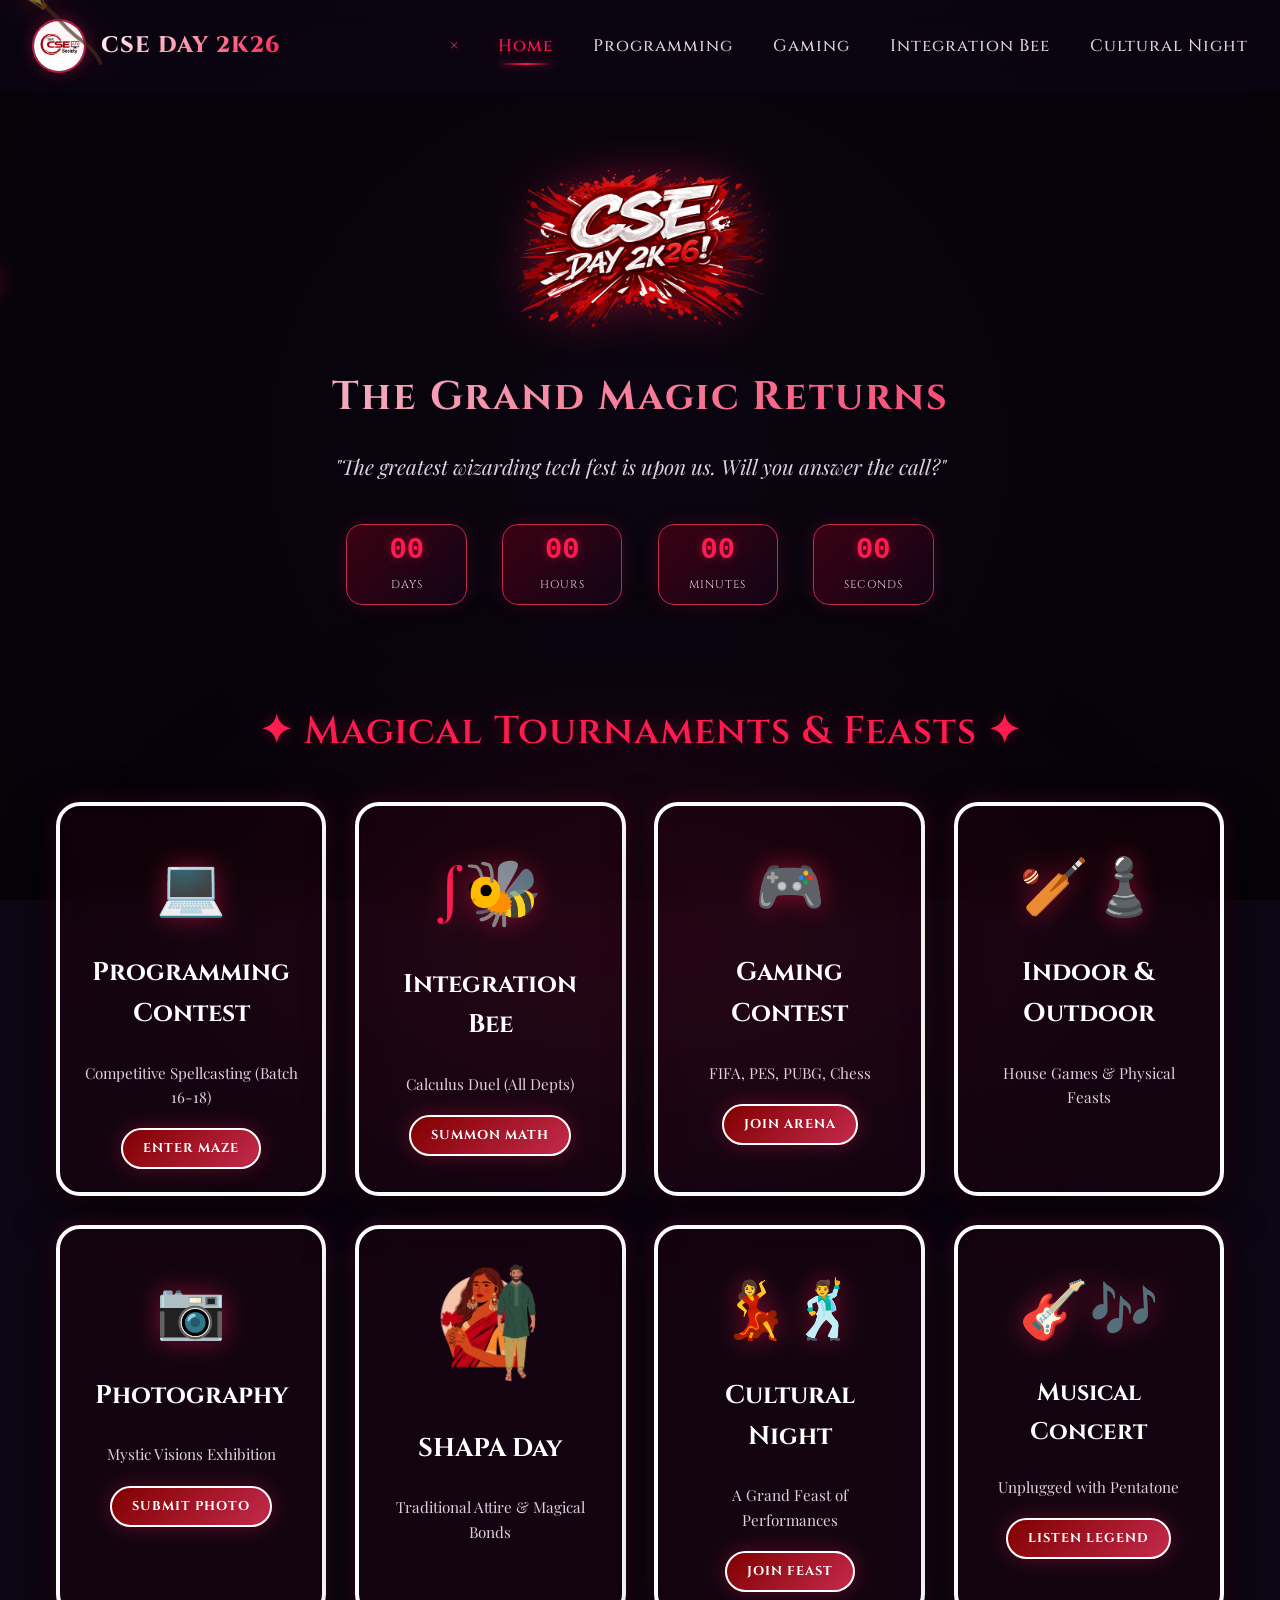
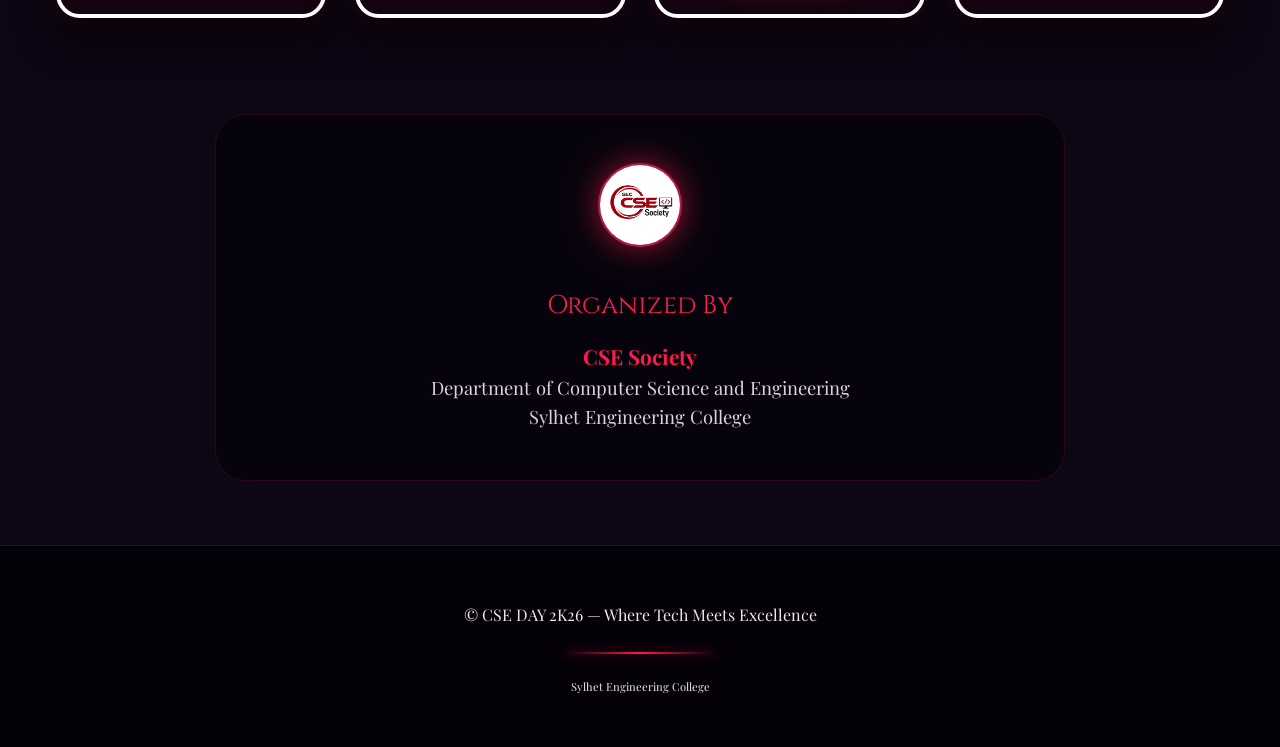
<file: index.html>
<!DOCTYPE html>
<html lang="en">

<head>
  <meta charset="UTF-8">
  <meta name="viewport" content="width=device-width, initial-scale=1.0, viewport-fit=cover">
  <title>CSE DAY 2K26 | Tech Fest</title>
  <link rel="preconnect" href="https://fonts.googleapis.com">
  <link rel="preconnect" href="https://fonts.gstatic.com" crossorigin>
  <link
    href="https://fonts.googleapis.com/css2?family=Inter:opsz,wght@14..32,300;14..32,400;14..32,500;14..32,600;14..32,700&family=Cinzel:wght@400;500;600;700;800;900&family=Playfair+Display:ital,wght@0,400;0,500;0,600;0,700;1,400&display=swap"
    rel="stylesheet">
  <link rel="stylesheet" href="style.css">
  <style>
    /* Home specific minimal tweaks */
    .hero-content {
      position: relative;
      z-index: 5;
    }

    .countdown-container {
      margin: 2.5rem auto 0;
      animation: fadeInUp 1.5s ease;
    }

    .time-group {
      background: linear-gradient(135deg, rgba(80, 0, 20, 0.7), rgba(20, 5, 25, 0.8));
      border: 1px solid #c42a4c;
      box-shadow: 0 0 20px rgba(184, 26, 68, 0.2);
      backdrop-filter: blur(8px);
      padding: 0.6rem 1.2rem;
      border-radius: 16px;
      min-width: 80px;
      display: inline-block;
      margin: 0 0.5rem;
    }

    .time-group span:first-child {
      font-size: 1.8rem;
      font-weight: 700;
      font-family: monospace;
      display: block;
      line-height: 1.2;
      color: #ff1a4f;
      text-shadow: 0 0 10px rgba(255, 26, 79, 0.5);
    }

    .time-label {
      color: #e0d0e0;
      font-family: 'Cinzel', serif;
      font-size: 0.7rem;
      text-transform: uppercase;
      letter-spacing: 1px;
    }

    .event-card {
      padding: 2rem 1.5rem;
    }

    .events-grid {
      display: grid;
      grid-template-columns: repeat(auto-fit, minmax(260px, 1fr));
      gap: 1.8rem;
      max-width: 1200px;
      margin: 0 auto;
    }

    .section-title {
      text-align: center;
      font-size: 2.4rem;
      font-family: 'Cinzel', serif;
      margin-bottom: 2.5rem;
      font-weight: 600;
      color: #ff1a4f;
      letter-spacing: 1px;
      text-shadow: 0 0 15px rgba(255, 26, 79, 0.3);
    }

    @keyframes fadeInUp {
      from {
        opacity: 0;
        transform: translateY(20px);
      }

      to {
        opacity: 1;
        transform: translateY(0);
      }
    }
  </style>
</head>

<body>
  <div class="stars" id="starsContainer"></div>
  <div class="nav-overlay" id="navOverlay"></div>

  <!-- THE LEGENDARY FLYING BROOMSTICK -->
  <div class="broomstick static-broom" id="staticBroom">
    <svg viewBox="0 0 100 40" xmlns="http://www.w3.org/2000/svg">
      <path d="M5 20 C 5 20, 15 15, 30 18 C 45 21, 60 17, 75 20" stroke="#4a2c1d" stroke-width="3" fill="none"
        stroke-linecap="round" />
      <path d="M75 20 C 80 15, 95 12, 95 20 C 95 28, 80 25, 75 20" fill="#d4af37" opacity="0.8" />
      <path d="M72 18 L 98 12 M 72 20 L 98 20 M 72 22 L 98 28" stroke="#f0e68c" stroke-width="0.5" />
      <rect x="70" y="17" width="3" height="6" rx="1" fill="#8b4513" />
    </svg>
  </div>

  <div class="main-wrapper">

    <nav class="navbar">
      <div class="nav-container">
        <a href="index.html" class="nav-logo">
          <img src="images/logo.png" alt="CSE Society" class="logo-img"
            onerror="this.src='https://placehold.co/50x50/800000/ffffff?text=CSE'">
          <span class="logo-text">CSE DAY 2K26</span>
        </a>
        <ul class="nav-menu" id="navMenu">
          <div class="close-menu" id="closeMenu">&times;</div>
          <li><a href="index.html" class="nav-link active">Home</a></li>
          <li><a href="pages/programming.html" class="nav-link">Programming</a></li>
          <li><a href="pages/gaming.html" class="nav-link">Gaming</a></li>
          <li><a href="pages/integration-bee.html" class="nav-link">Integration Bee</a></li>
          <li><a href="pages/cultural.html" class="nav-link">Cultural Night</a></li>
        </ul>
        <div class="hamburger" id="hamburger">
          <span></span><span></span><span></span>
        </div>
      </div>
    </nav>

    <main>
      <!-- Legendary Flying Broomstick (Multi-Layered SVG) -->
      <div class="broomstick" id="magicBroom">
        <svg viewBox="0 0 512 512" style="filter: drop-shadow(0 0 10px rgba(255,26,79,0.3));">
          <!-- Handle -->
          <path
            d="M480 32c-17.7 0-32 14.3-32 32 0 4.1 1.1 7.9 2.9 11.4L208.6 317.7c-5.5-2.4-11.6-3.7-18.1-3.7-23.4 0-42.5 19.1-42.5 42.5s19.1 42.5 42.5 42.5 42.5-19.1 42.5-42.5c0-6.5-1.4-12.6-3.7-18.1L472.6 96.9c3.5 1.8 7.3 2.9 11.4 2.9 17.7 0 32-14.3 32-32s-14.3-32-32-32z"
            fill="#5d2f11" />
          <!-- Bristles Layer 1 -->
          <path d="M168 320c-40 0-80 20-100 60-20 40-20 90 10 110s90 10 110-10 20-90-20-160z" fill="#9e7e10" />
          <!-- Bristles Layer 2 -->
          <path d="M140 340c-30 0-60 15-75 45-15 30-15 70 5 85s70 5 85-5 15-70-15-125z" fill="#c9a11d" />
          <!-- Twine -->
          <rect x="175" y="325" width="40" height="15" rx="5" transform="rotate(-45 175 325)" fill="#b81a44" />
        </svg>
      </div>

      <div class="hero-aura"></div>
      <section class="hp-hero hero reveal" style="text-align:center; padding: 4rem 1.5rem 2rem; position:relative;">
        <div class="hero-content">
          <img src="images/event.png" alt="CSE DAY 2K26" class="event-logo"
            style="max-width:300px; margin: 0 auto; filter: drop-shadow(0 0 25px rgba(255,26,79,0.4)); display:block; animation: subtleFloat 3s infinite ease-in-out;"
            onerror="this.src='https://placehold.co/300x150/800000/ffffff?text=CSE+DAY+2K26'">
          <h1 class="hp-title event-title mt-2"
            style="font-family:'Cinzel', serif; font-size:2.5rem; margin:0.6rem 0 0.8rem; background: linear-gradient(135deg, #f0e0e8, #ff1a4f); -webkit-background-clip: text; background-clip: text; color: transparent; letter-spacing:2px;">
            The Grand Magic Returns</h1>
          <p class="hp-subtitle" style="font-size:1.3rem; color:#e0d0e0; font-style:italic;">"The greatest wizarding
            tech fest is upon us. Will you answer the call?"</p>

          <div class="countdown-container">
            <div class="countdown-card" style="display:flex; justify-content:center; gap:1.2rem; flex-wrap:wrap;">
              <div class="time-group"><span id="days">00</span><span class="time-label">Days</span></div>
              <div class="time-group"><span id="hours">00</span><span class="time-label">Hours</span></div>
              <div class="time-group"><span id="minutes">00</span><span class="time-label">Minutes</span></div>
              <div class="time-group"><span id="seconds">00</span><span class="time-label">Seconds</span></div>
            </div>
          </div>
        </div>
      </section>

      <!-- SHOWCASE CARDS SECTION -->
      <section class="events-section reveal" style="padding: 2rem 1.5rem;">
        <div class="container" style="max-width:1400px; margin:0 auto;">
          <h2 class="section-title">✦ Magical Tournaments & Feasts ✦</h2>
          <div class="events-grid explorer-grid">

            <!-- 1. Programming Contest -->
            <div class="event-card detail-card" style="margin:0; text-align:center;">
              <div class="card-inner">
                <span class="live-icon icon-code" style="font-size: 3.5rem;">💻</span>
                <h3 style="color:#ffffff; font-size:1.6rem; font-family:'Cinzel', serif;">Programming Contest</h3>
                <p style="color:#e0d0e0; margin-bottom:1.5rem; font-size:0.95rem;">Competitive Spellcasting (Batch
                  16-18)</p>
                <a href="pages/programming.html" class="register-btn"
                  style="padding:10px 20px; font-size:0.8rem; text-decoration:none;">Enter Maze</a>
              </div>
            </div>

            <!-- 2. Integration Bee -->
            <div class="event-card detail-card" style="margin:0; text-align:center;">
              <div class="card-inner">
                <div class="live-icon"
                  style="font-size: 4rem; color:#ff1a4f; font-family: 'Playfair Display', serif; display:inline-block;">
                  ∫<span class="flying-bee">🐝</span>
                </div>
                <h3 style="color:#ffffff; font-size:1.6rem; font-family:'Cinzel', serif; margin-top:0.5rem;">Integration
                  Bee</h3>
                <p style="color:#e0d0e0; margin-bottom:1.5rem; font-size:0.95rem;">Calculus Duel (All Depts)</p>
                <a href="pages/integration-bee.html" class="register-btn"
                  style="padding:10px 20px; font-size:0.8rem; text-decoration:none;" target="_blank">Summon Math</a>
              </div>
            </div>

            <!-- 3. Gaming Contest -->
            <div class="event-card detail-card" style="margin:0; text-align:center;">
              <div class="card-inner">
                <span class="live-icon icon-game" style="font-size: 3.5rem;">🎮</span>
                <h3 style="color:#ffffff; font-size:1.6rem; font-family:'Cinzel', serif;">Gaming Contest</h3>
                <p style="color:#e0d0e0; margin-bottom:1.5rem; font-size:0.95rem;">FIFA, PES, PUBG, Chess</p>
                <a href="pages/gaming.html" class="register-btn"
                  style="padding:10px 20px; font-size:0.8rem; text-decoration:none;">Join Arena</a>
              </div>
            </div>

            <!-- 4. Indoor & Outdoor Games -->
            <div class="event-card detail-card" style="margin:0; text-align:center;">
              <div class="card-inner">
                <span class="live-icon icon-sport" style="font-size: 3.5rem;">🏏♟️</span>
                <h3 style="color:#ffffff; font-size:1.6rem; font-family:'Cinzel', serif;">Indoor & Outdoor</h3>
                <p style="color:#e0d0e0; margin-bottom:1.5rem; font-size:0.95rem;">House Games & Physical Feasts</p>
                <!-- <span class="register-btn" -->
                <!-- style="background:rgba(255,255,255,0.05); border-color:rgba(255,255,255,0.2); padding:10px 20px; font-size:0.8rem; cursor:default; opacity:0.7;">On-site</span> -->
              </div>
            </div>

            <!-- 5. Photography Exhibition -->
            <div class="event-card detail-card" style="margin:0; text-align:center;">
              <div class="card-inner">
                <span class="live-icon icon-photo" style="font-size: 3.5rem;">📷</span>
                <h3 style="color:#ffffff; font-size:1.6rem; font-family:'Cinzel', serif;">Photography</h3>
                <p style="color:#e0d0e0; margin-bottom:1.5rem; font-size:0.95rem;">Mystic Visions Exhibition</p>
                <a href="https://www.facebook.com/share/p/17U1YcgSrh/" class="register-btn"
                  style="padding:10px 20px; font-size:0.8rem; text-decoration:none;">Submit Photo</a>

                <!-- <span class="register-btn" style="background:rgba(255,255,255,0.05); border-color:rgba(255,255,255,0.2); padding:10px 20px; font-size:0.8rem; cursor:default; opacity:0.7;">Coming Soon</span> -->
              </div>
            </div>

            <!-- 6. SHAPA Day -->
            <div class="event-card detail-card" style="margin:0; text-align:center;">
              <div class="card-inner">
                <img src="images/shapa day.png" alt="SHAPA Day" style="width: 120px; height: 120px; object-fit: contain; margin-bottom: 1rem;">
                <h3 style="color:#ffffff; font-size:1.6rem; font-family:'Cinzel', serif;">SHAPA Day</h3>
                <p style="color:#e0d0e0; margin-bottom:1.5rem; font-size:0.95rem;">Traditional Attire & Magical Bonds
                </p>
                <!-- <span class="register-btn" style="background:rgba(255,255,255,0.05); border-color:rgba(255,255,255,0.2); padding:10px 20px; font-size:0.8rem; cursor:default; opacity:0.7;">April 7</span> -->
              </div>
            </div>

            <!-- 7. Cultural Night -->
            <div class="event-card detail-card" style="margin:0; text-align:center;">
              <div class="card-inner">
                <span class="live-icon icon-dance" style="font-size: 3.5rem;">💃🕺</span>
                <h3 style="color:#ffffff; font-size:1.6rem; font-family:'Cinzel', serif;">Cultural Night</h3>
                <p style="color:#e0d0e0; margin-bottom:1.5rem; font-size:0.95rem;">A Grand Feast of Performances</p>
                <a href="pages/cultural.html" class="register-btn"
                  style="padding:10px 20px; font-size:0.8rem; text-decoration:none;">Join Feast</a>
              </div>
            </div>

            <!-- 8. Musical Concert -->
            <div class="event-card detail-card" style="margin:0; text-align:center;">
              <div class="card-inner">
                <span class="live-icon icon-music" style="font-size: 3.5rem;">🎸🎶</span>
                <h3 style="color:#ffffff; font-size:1.5rem; font-family:'Cinzel', serif;">Musical Concert</h3>
                <p style="color:#e0d0e0; margin-bottom:1.5rem; font-size:0.95rem;">Unplugged with Pentatone</p>
                <a href="pages/cultural.html" class="register-btn"
                  style="padding:10px 20px; font-size:0.8rem; text-decoration:none;">Listen Legend</a>
              </div>
            </div>

          </div>
        </div>
      </section>

      <!-- ORGANIZER SECTION -->
      <section class="organizer-section reveal"
        style="padding: 3rem 1.5rem; text-align: center; max-width:800px; margin:4rem auto; background:rgba(0,0,0,0.4); border-radius:30px; border:1px solid rgba(184,26,68,0.2);">
        <div class="container">
          <div class="organizer-logo">
            <img src="images/logo.png" alt="CSE Society Logo"
              style="height:80px; filter:drop-shadow(0 0 15px rgba(255,26,79,0.6)); border-radius:50%; border:2px solid #b81a44; margin-bottom:1rem;"
              onerror="this.src='https://placehold.co/70x70/800000/ffffff?text=CSE'">
          </div>
          <div class="organizer-title"
            style="font-family:'Cinzel', serif; font-size:1.6rem; color:#ff1a4f; margin-top:1rem; margin-bottom:0.8rem;">
            Organized By</div>
          <div class="organizer-text"
            style="font-family:'Playfair Display', serif; font-size:1.15rem; color:#e0d0e0; line-height:1.6;"><strong
              style="color:#ff1a4f; font-size:1.3rem;">CSE Society</strong><br>Department of Computer Science and
            Engineering<br>Sylhet Engineering College</div>
        </div>
      </section>
    </main>

    <!-- Footer Refined -->
    <footer class="footer">
      <div class="footer-content">
        <p>© CSE DAY 2K26 — Where Tech Meets Excellence</p>
        <div class="magic-separator"></div>
        <p style="font-size:0.7rem;">Sylhet Engineering College</p>
      </div>
    </footer>
  </div>

  <script>
    // Countdown Timer (Revised)
    function updateCountdown() {
      const target = new Date(2026, 3, 7, 9, 0, 0);
      const now = new Date();
      const diff = target - now;
      if (diff <= 0) {
        document.getElementById('days').innerText = '00';
        document.getElementById('hours').innerText = '00';
        document.getElementById('minutes').innerText = '00';
        document.getElementById('seconds').innerText = '00';
        return;
      }
      const days = Math.floor(diff / (1000 * 60 * 60 * 24));
      const hours = Math.floor((diff % (86400000)) / 3600000);
      const mins = Math.floor((diff % 3600000) / 60000);
      const secs = Math.floor((diff % 60000) / 1000);
      document.getElementById('days').innerText = days < 10 ? '0' + days : days;
      document.getElementById('hours').innerText = hours < 10 ? '0' + hours : hours;
      document.getElementById('minutes').innerText = mins < 10 ? '0' + mins : mins;
      document.getElementById('seconds').innerText = secs < 10 ? '0' + secs : secs;
    }
    setInterval(updateCountdown, 1000);
    updateCountdown();

    // Magical Broom Sparkle Trail
    function createSparkle(x, y) {
      const sparkle = document.createElement('div');
      sparkle.className = 'star';
      sparkle.style.width = '3px';
      sparkle.style.height = '3px';
      sparkle.style.left = x + 'px';
      sparkle.style.top = y + 'px';
      sparkle.style.boxShadow = '0 0 8px #ff1a4f';
      sparkle.style.background = '#fff';
      sparkle.style.opacity = '1';
      document.body.appendChild(sparkle);
      setTimeout(() => { sparkle.style.opacity = '0'; sparkle.style.transform = 'translateY(10px)'; setTimeout(() => sparkle.remove(), 1000); }, 100);
    }

    const broom = document.getElementById('magicBroom');
    const staticBroom = document.getElementById('staticBroom');
    
    if (broom) {
      // Random flight pattern for main broomstick
      const flights = ['randomFlight1', 'randomFlight2', 'randomFlight3', 'randomFlight4'];
      
      function startRandomFlight() {
        const randomFlight = flights[Math.floor(Math.random() * flights.length)];
        broom.style.animation = `${randomFlight} 8s linear forwards`;
        
        // After animation completes, start next random flight
        setTimeout(() => {
          startRandomFlight();
        }, 8000);
      }
      
      startRandomFlight();
      
      // Sparkle trail for main broomstick
      setInterval(() => {
        const rect = broom.getBoundingClientRect();
        createSparkle(rect.left + rect.width / 2, rect.top + rect.height / 2);
      }, 150);
    }
    
    if (staticBroom) {
      // Random flight pattern for static broomstick
      const staticFlights = ['staticFlight1', 'staticFlight2', 'staticFlight3', 'staticFlight4'];
      
      function startStaticRandomFlight() {
        const randomFlight = staticFlights[Math.floor(Math.random() * staticFlights.length)];
        staticBroom.style.animation = `${randomFlight} 10s linear forwards`;
        
        // After animation completes, start next random flight
        setTimeout(() => {
          startStaticRandomFlight();
        }, 10000);
      }
      
      // Start static broom flight after a delay
      setTimeout(() => {
        startStaticRandomFlight();
      }, 2000);
      
      // Sparkle trail for static broomstick (less frequent)
      setInterval(() => {
        const rect = staticBroom.getBoundingClientRect();
        createSparkle(rect.left + rect.width / 2, rect.top + rect.height / 2);
      }, 200);
    }

    // Scroll Reveal Intersection Observer
    const observer = new IntersectionObserver((entries) => {
      entries.forEach(entry => {
        if (entry.isIntersecting) {
          entry.target.style.opacity = '1';
          entry.target.style.transform = 'translateY(0)';
        }
      });
    }, { threshold: 0.1 });

    document.querySelectorAll('.reveal').forEach(el => {
      el.style.opacity = '0';
      el.style.transform = 'translateY(30px)';
      el.style.transition = 'all 0.8s cubic-bezier(0.4, 0, 0.2, 1)';
      observer.observe(el);
    });

    // Magical Stars & Particles
    function createStars() {
      const starsDiv = document.getElementById('starsContainer');
      if (!starsDiv) return;
      starsDiv.innerHTML = '';
      for (let i = 0; i < 150; i++) {
        const star = document.createElement('div');
        star.className = 'star';
        const size = Math.random() * 2.5;
        star.style.width = size + 'px'; star.style.height = size + 'px';
        star.style.left = Math.random() * 100 + '%'; star.style.top = Math.random() * 100 + '%';
        star.style.animationDelay = Math.random() * 5 + 's';
        starsDiv.appendChild(star);
      }
    }
    createStars();
  }
  </script>
  <script src="script.js"></script>
</body>

</html>
</file>
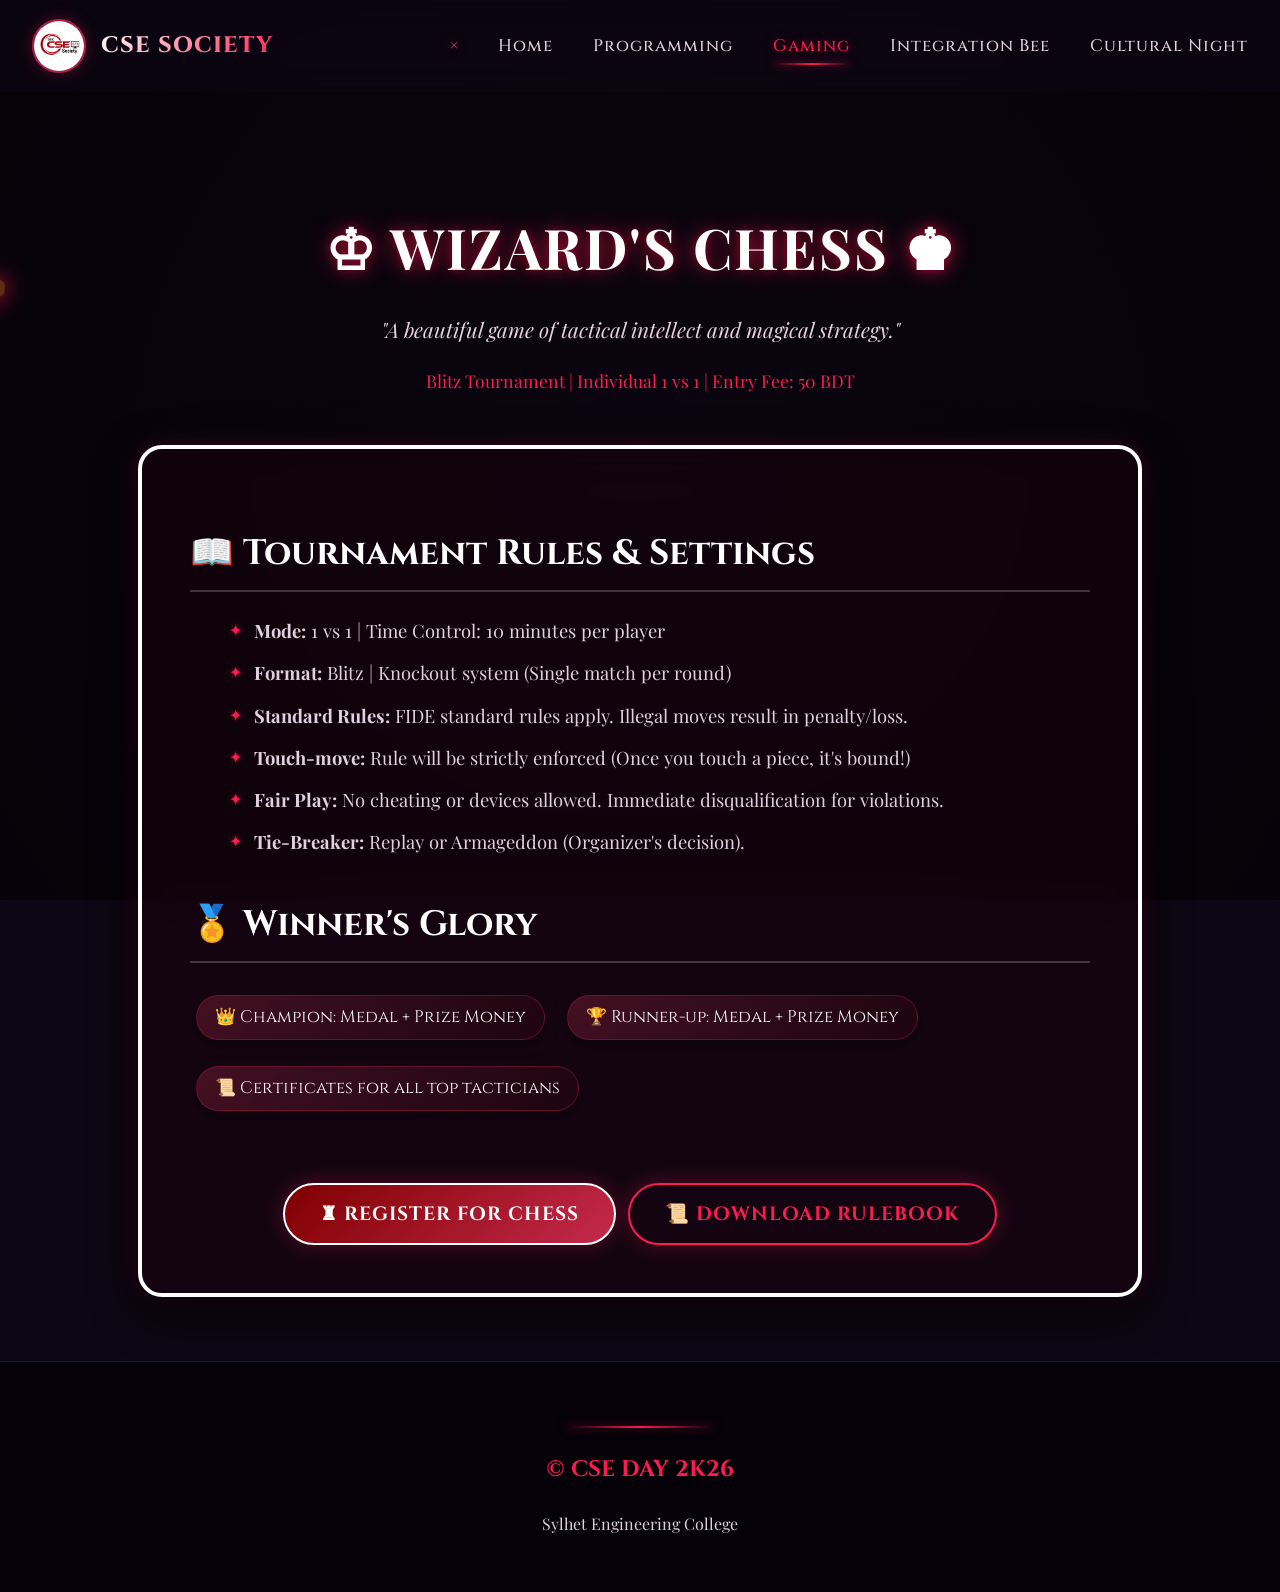
<file: pages/chess.html>
<!DOCTYPE html>
<html lang="en">
<head>
  <meta charset="UTF-8">
  <meta name="viewport" content="width=device-width, initial-scale=1.0">
  <title>Chess Competition | CSE DAY 2K26</title>
  <link rel="preconnect" href="https://fonts.googleapis.com">
  <link href="https://fonts.googleapis.com/css2?family=Cinzel:wght@400;500;600;700;800;900&family=Playfair+Display:ital,wght@0,400;0,500;0,600;0,700;1,400&display=swap" rel="stylesheet">
  <link rel="stylesheet" href="../style.css">
  <style>
    .hp-hero { padding: 4rem 1.5rem 1rem; text-align: center; }
  </style>
</head>
<body>
<div class="nav-overlay" id="navOverlay"></div>

<!-- THE LEGENDARY FLYING BROOMSTICK (Restored High-Detail) -->
<div class="broomstick" id="magicBroom">
  <svg viewBox="0 0 512 512" style="filter: drop-shadow(0 0 10px rgba(255,26,79,0.3));">
    <!-- Handle -->
    <path d="M480 32c-17.7 0-32 14.3-32 32 0 4.1 1.1 7.9 2.9 11.4L208.6 317.7c-5.5-2.4-11.6-3.7-18.1-3.7-23.4 0-42.5 19.1-42.5 42.5s19.1 42.5 42.5 42.5 42.5-19.1 42.5-42.5c0-6.5-1.4-12.6-3.7-18.1L472.6 96.9c3.5 1.8 7.3 2.9 11.4 2.9 17.7 0 32-14.3 32-32s-14.3-32-32-32z" fill="#5d2f11" />
    <!-- Bristles Layer 1 -->
    <path d="M168 320c-40 0-80 20-100 60-20 40-20 90 10 110s90 10 110-10 20-90-20-160z" fill="#9e7e10" />
    <!-- Bristles Layer 2 -->
    <path d="M140 340c-30 0-60 15-75 45-15 30-15 70 5 85s70 5 85-5 15-70-15-125z" fill="#c9a11d" />
    <!-- Twine -->
    <rect x="175" y="325" width="40" height="15" rx="5" transform="rotate(-45 175 325)" fill="#b81a44" />
  </svg>
</div>

<div class="main-wrapper">

  <nav class="navbar">
    <div class="nav-container">
      <a href="../index.html" class="nav-logo">
        <img src="../images/logo.png" alt="CSE Society" class="logo-img" onerror="this.src='https://placehold.co/50x50/800000/ffffff?text=CSE'">
        <span class="logo-text">CSE Society</span>
      </a>
      <ul class="nav-menu" id="navMenu">
        <div class="close-menu" id="closeMenu">&times;</div>
        <li><a href="../index.html" class="nav-link">Home</a></li>
        <li><a href="programming.html" class="nav-link">Programming</a></li>
        <li><a href="gaming.html" class="nav-link active">Gaming</a></li>
        <li><a href="integration-bee.html" class="nav-link">Integration Bee</a></li>
        <li><a href="cultural.html" class="nav-link">Cultural Night</a></li>
      </ul>
      <div class="hamburger" id="hamburger">
        <span></span><span></span><span></span>
      </div>
    </div>
  </nav>

  <main>
    <section class="hp-hero">
      <h1 class="glowing-text">♔ Wizard's Chess ♚</h1>
      <p style="font-size: 1.3rem; color: #e6d0dc; font-style: italic;">"A beautiful game of tactical intellect and magical strategy."</p>
      <p style="margin-top:0.5rem; font-size:1.1rem; color:#ff1a4f;">Blitz Tournament | Individual 1 vs 1 | Entry Fee: 50 BDT</p>
    </section>
    
    <div class="detail-card">
      <h2>📖 Tournament Rules & Settings</h2>
      <ul class="rules-list">
        <li><strong>Mode:</strong> 1 vs 1 | Time Control: 10 minutes per player</li>
        <li><strong>Format:</strong> Blitz | Knockout system (Single match per round)</li>
        <li><strong>Standard Rules:</strong> FIDE standard rules apply. Illegal moves result in penalty/loss.</li>
        <li><strong>Touch-move:</strong> Rule will be strictly enforced (Once you touch a piece, it's bound!)</li>
        <li><strong>Fair Play:</strong> No cheating or devices allowed. Immediate disqualification for violations.</li>
        <li><strong>Tie-Breaker:</strong> Replay or Armageddon (Organizer's decision).</li>
      </ul>
      
      <h2 style="margin-top:2.5rem;">🏅 Winner's Glory</h2>
      <div style="display:flex; flex-wrap:wrap; gap:10px;">
        <div class="prize-badge">👑 Champion: Medal + Prize Money</div>
        <div class="prize-badge">🏆 Runner-up: Medal + Prize Money</div>
        <div class="prize-badge">📜 Certificates for all top tacticians</div>
      </div>
      
      <div style="text-align:center; margin-top:2rem; display:flex; flex-wrap:wrap; gap:12px; justify-content:center;">
        <a href="https://forms.gle/GVWqc3Bn99wPFWfNA" class="register-btn" style="text-decoration:none;" target="_blank">♜ Register for Chess</a>
        <a href="../rulebooks/cse_day_chess_rulebook.pdf" download class="register-btn" style="background:transparent; border-color:#ff1a4f; color:#ff1a4f; text-decoration:none;">📜 Download Rulebook</a>
      </div>
    </div>
  </main>

  <footer class="footer">
    <div class="magic-separator"></div>
    <div style="color: #e0d0e0;">
      <h3 style="font-family:'Cinzel'; font-size:1.4rem; color: #ff1a4f;">© CSE DAY 2K26</h3>
      <p>Sylhet Engineering College</p>
    </div>
  </footer>
</div>

<div class="stars" id="starsContainer"></div>
<script src="../script.js"></script>
</body>
</html>
</file>
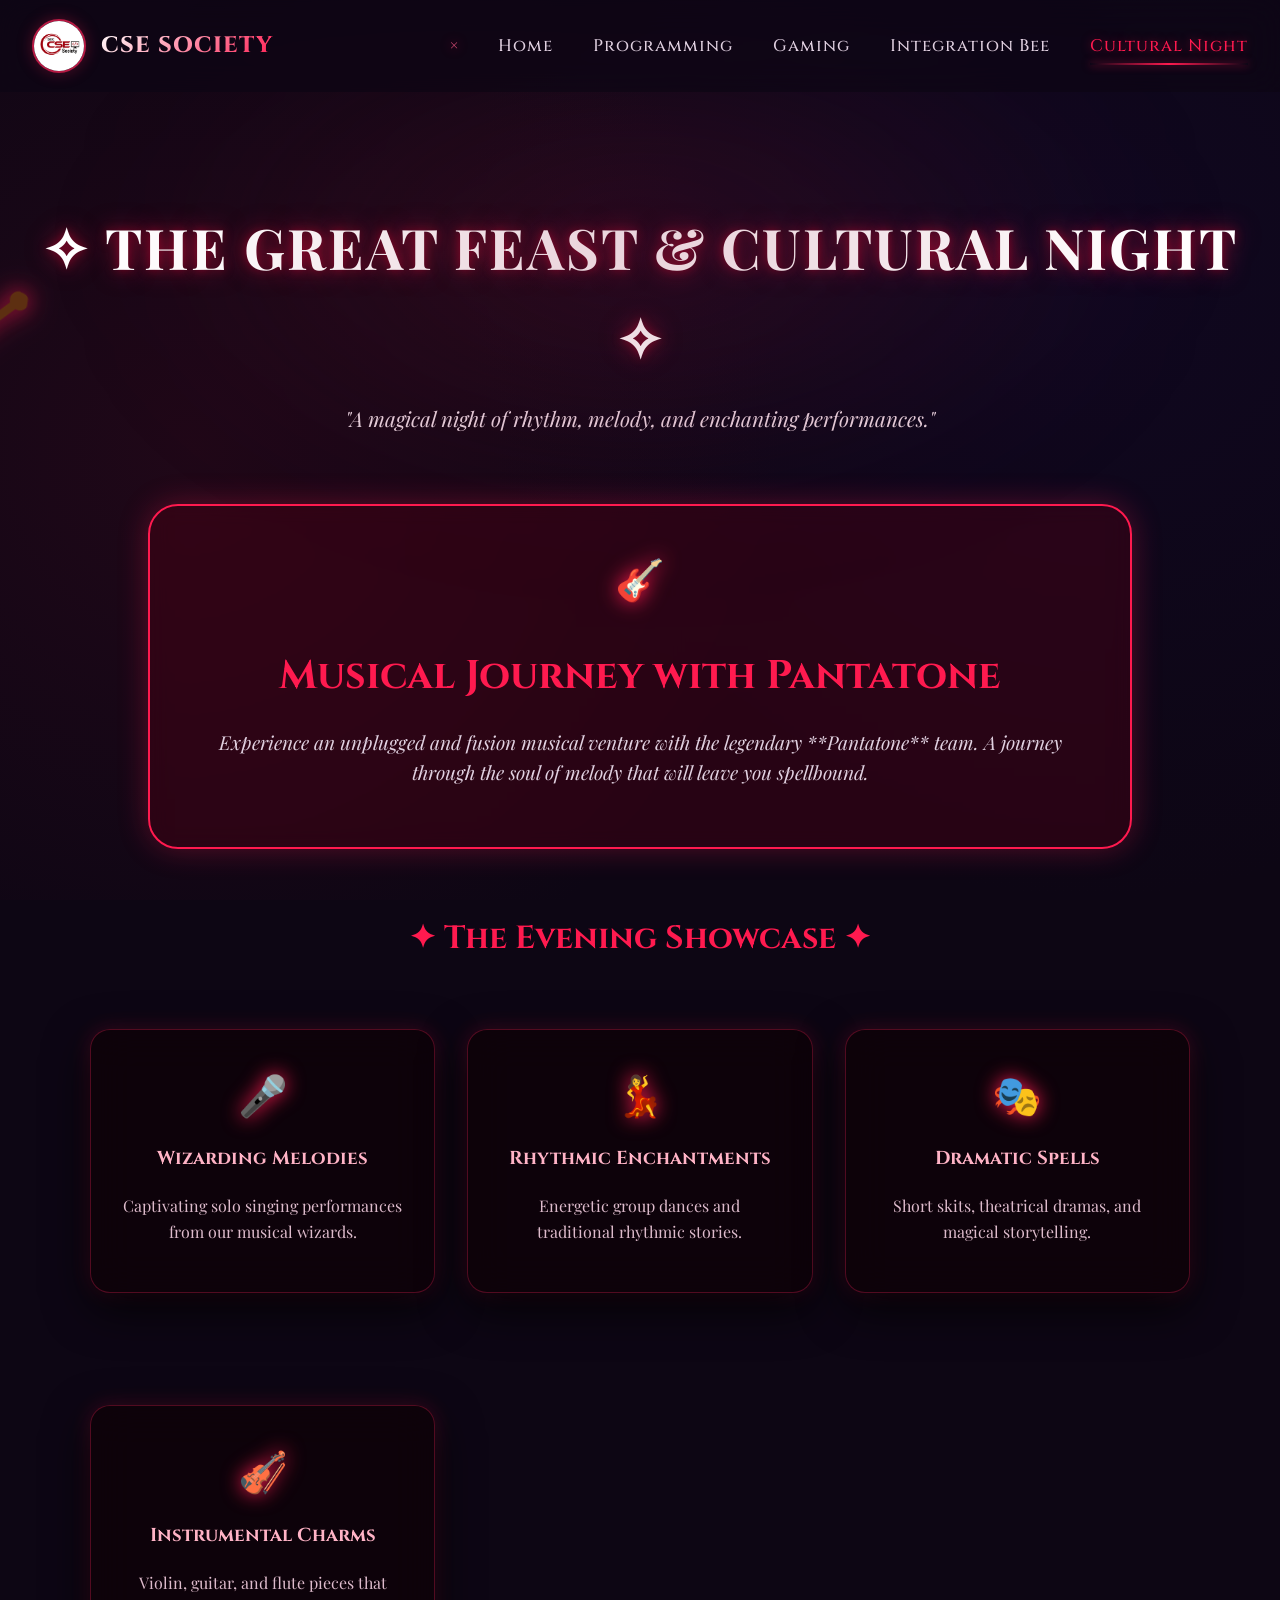
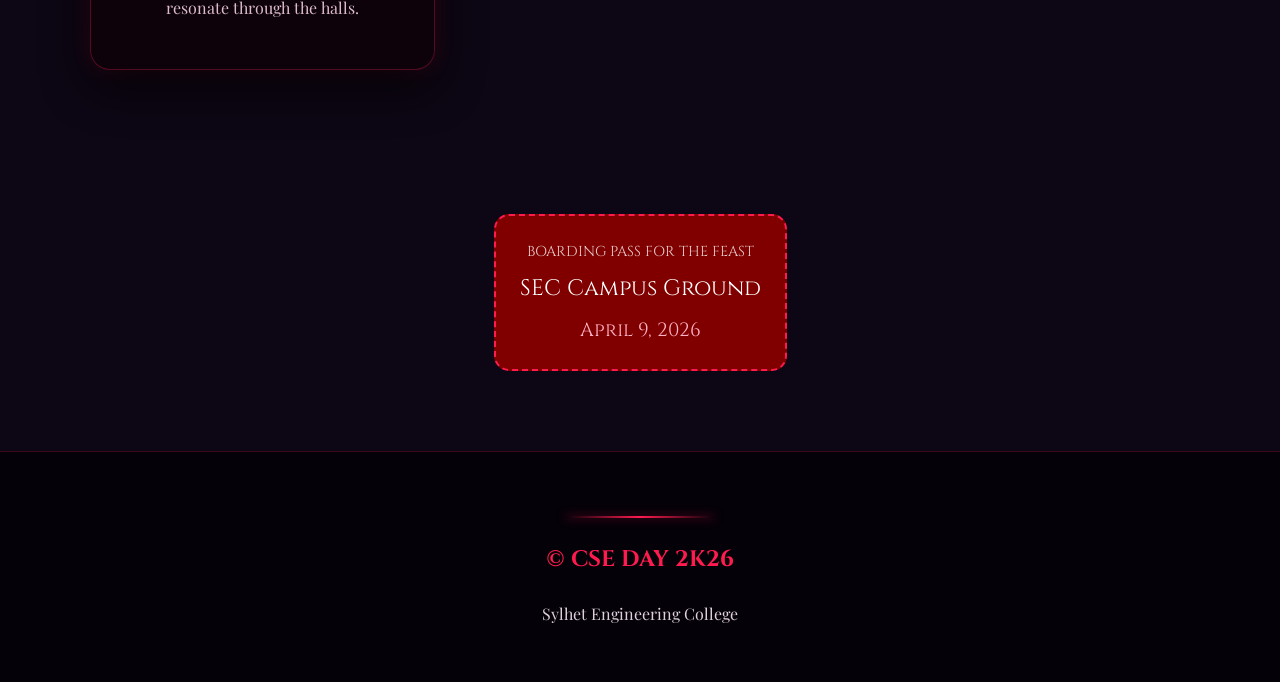
<file: pages/cultural.html>
<!DOCTYPE html>
<html lang="en">

<head>
  <meta charset="UTF-8">
  <meta name="viewport" content="width=device-width, initial-scale=1.0">
  <title>Cultural Night | CSE DAY 2K26</title>
  <link rel="preconnect" href="https://fonts.googleapis.com">
  <link
    href="https://fonts.googleapis.com/css2?family=Cinzel:wght@400;500;600;700;800;900&family=Playfair+Display:ital,wght@0,400;0,500;0,600;0,700;1,400&display=swap"
    rel="stylesheet">
  <link rel="stylesheet" href="../style.css">
  <style>
    .hp-hero {
      padding: 4rem 1.5rem 1rem;
      text-align: center;
    }

    .pantatone-section {
      background: rgba(80, 0, 20, 0.4);
      border: 2px solid #ff1a4f;
      border-radius: 30px;
      padding: 2.5rem;
      margin: 2rem auto;
      max-width: 900px;
      backdrop-filter: blur(10px);
      box-shadow: 0 0 30px rgba(255, 26, 79, 0.3);
      text-align: center;
    }

    .performance-grid {
      display: grid;
      grid-template-columns: repeat(auto-fit, minmax(280px, 1fr));
      gap: 2rem;
      max-width: 1100px;
      margin: 3rem auto;
      padding: 0 1.5rem;
    }

    .perf-card {
      background: rgba(15, 3, 9, 0.85);
      border: 1px solid rgba(184, 26, 68, 0.4);
      border-radius: 20px;
      padding: 2rem;
      text-align: center;
      transition: all 0.3s ease;
    }

    .perf-card:hover {
      border-color: #ff1a4f;
      transform: translateY(-8px);
      box-shadow: 0 10px 25px rgba(255, 26, 79, 0.2);
    }

    .perf-icon {
      font-size: 2.5rem;
      margin-bottom: 1rem;
      display: block;
      filter: drop-shadow(0 0 10px #ff1a4f);
    }

    .boarding-pass {
      background: #800000;
      color: #fff;
      padding: 1.5rem;
      border-radius: 15px;
      display: inline-block;
      border: 2px dashed #ff1a4f;
      margin-top: 2rem;
      font-family: 'Cinzel', serif;
    }
  </style>
</head>

<body>
  <div class="nav-overlay" id="navOverlay"></div>

<!-- THE LEGENDARY FLYING BROOMSTICK (Restored High-Detail) -->
<div class="broomstick" id="magicBroom">
  <svg viewBox="0 0 512 512" style="filter: drop-shadow(0 0 10px rgba(255,26,79,0.3));">
    <!-- Handle -->
    <path d="M480 32c-17.7 0-32 14.3-32 32 0 4.1 1.1 7.9 2.9 11.4L208.6 317.7c-5.5-2.4-11.6-3.7-18.1-3.7-23.4 0-42.5 19.1-42.5 42.5s19.1 42.5 42.5 42.5 42.5-19.1 42.5-42.5c0-6.5-1.4-12.6-3.7-18.1L472.6 96.9c3.5 1.8 7.3 2.9 11.4 2.9 17.7 0 32-14.3 32-32s-14.3-32-32-32z" fill="#5d2f11" />
    <!-- Bristles Layer 1 -->
    <path d="M168 320c-40 0-80 20-100 60-20 40-20 90 10 110s90 10 110-10 20-90-20-160z" fill="#9e7e10" />
    <!-- Bristles Layer 2 -->
    <path d="M140 340c-30 0-60 15-75 45-15 30-15 70 5 85s70 5 85-5 15-70-15-125z" fill="#c9a11d" />
    <!-- Twine -->
    <rect x="175" y="325" width="40" height="15" rx="5" transform="rotate(-45 175 325)" fill="#b81a44" />
  </svg>
</div>
  <div class="main-wrapper">

    <nav class="navbar">
      <div class="nav-container">
        <a href="../index.html" class="nav-logo">
          <img src="../images/logo.png" alt="CSE Society" class="logo-img"
            onerror="this.src='https://placehold.co/50x50/800000/ffffff?text=CSE'">
          <span class="logo-text">CSE Society</span>
        </a>
        <ul class="nav-menu" id="navMenu">
          <div class="close-menu" id="closeMenu">&times;</div>
          <li><a href="../index.html" class="nav-link">Home</a></li>
          <li><a href="programming.html" class="nav-link">Programming</a></li>
          <li><a href="gaming.html" class="nav-link">Gaming</a></li>
          <li><a href="integration-bee.html" class="nav-link">Integration Bee</a></li>
          <li><a href="cultural.html" class="nav-link active">Cultural Night</a></li>
        </ul>
        <div class="hamburger" id="hamburger">
          <span></span><span></span><span></span>
        </div>
      </div>
    </nav>

    <main>
      <section class="hp-hero reveal">
        <div class="hero-aura"></div>
        <h1 class="glowing-text">✧ The Great Feast & Cultural Night ✧</h1>
        <p style="font-size: 1.3rem; color: #e6d0dc; font-style: italic;">"A magical night of rhythm, melody, and
          enchanting performances."</p>
      </section>

      <div class="pantatone-section reveal">
        <span class="perf-icon">🎸</span>
        <h2 style="font-family:'Cinzel', serif; color:#ff1a4f; font-size:2.5rem; margin-bottom:1rem;">Musical Journey
          with Pantatone</h2>
        <p style="color:#e0d0e0; font-size:1.2rem; line-height:1.6; font-style:italic;">
          Experience an unplugged and fusion musical venture with the legendary **Pantatone** team.
          A journey through the soul of melody that will leave you spellbound.
        </p>
      </div>

      <h2 style="text-align:center; font-family:'Cinzel', serif; color:#ff1a4f; font-size:2rem; margin-top:4rem;"
        class="reveal">✦ The Evening Showcase ✦</h2>
      <div class="performance-grid reveal explorer-grid">
        <div class="perf-card detail-card">
          <span class="perf-icon">🎤</span>
          <h3 style="color:#ffb3c6; font-family:'Cinzel', serif;">Wizarding Melodies</h3>
          <p style="color:#ddbbcc;">Captivating solo singing performances from our musical wizards.</p>
        </div>
        <div class="perf-card detail-card">
          <span class="perf-icon">💃</span>
          <h3 style="color:#ffb3c6; font-family:'Cinzel', serif;">Rhythmic Enchantments</h3>
          <p style="color:#ddbbcc;">Energetic group dances and traditional rhythmic stories.</p>
        </div>
        <div class="perf-card detail-card">
          <span class="perf-icon">🎭</span>
          <h3 style="color:#ffb3c6; font-family:'Cinzel', serif;">Dramatic Spells</h3>
          <p style="color:#ddbbcc;">Short skits, theatrical dramas, and magical storytelling.</p>
        </div>
        <div class="perf-card detail-card">
          <span class="perf-icon">🎻</span>
          <h3 style="color:#ffb3c6; font-family:'Cinzel', serif;">Instrumental Charms</h3>
          <p style="color:#ddbbcc;">Violin, guitar, and flute pieces that resonate through the halls.</p>
        </div>
      </div>

      <div style="text-align:center; margin-bottom:5rem;" class="reveal">
        <div class="boarding-pass">
          <div style="font-size:0.9rem; opacity:0.8;">BOARDING PASS FOR THE FEAST</div>
          <div style="font-size:1.4rem; margin: 0.5rem 0;">SEC Campus Ground</div>
          <div style="font-size:1.2rem; color:#ffb3c6;">April 9, 2026</div>
        </div>
      </div>
    </main>

    <footer class="footer">
      <div class="magic-separator"></div>
      <div style="color: #e0d0e0;">
        <h3 style="font-family:'Cinzel'; font-size:1.4rem; color: #ff1a4f;">© CSE DAY 2K26</h3>
        <p>Sylhet Engineering College</p>
      </div>
    </footer>
  </div>

  <script src="../script.js"></script>
</body>

</html>
</file>
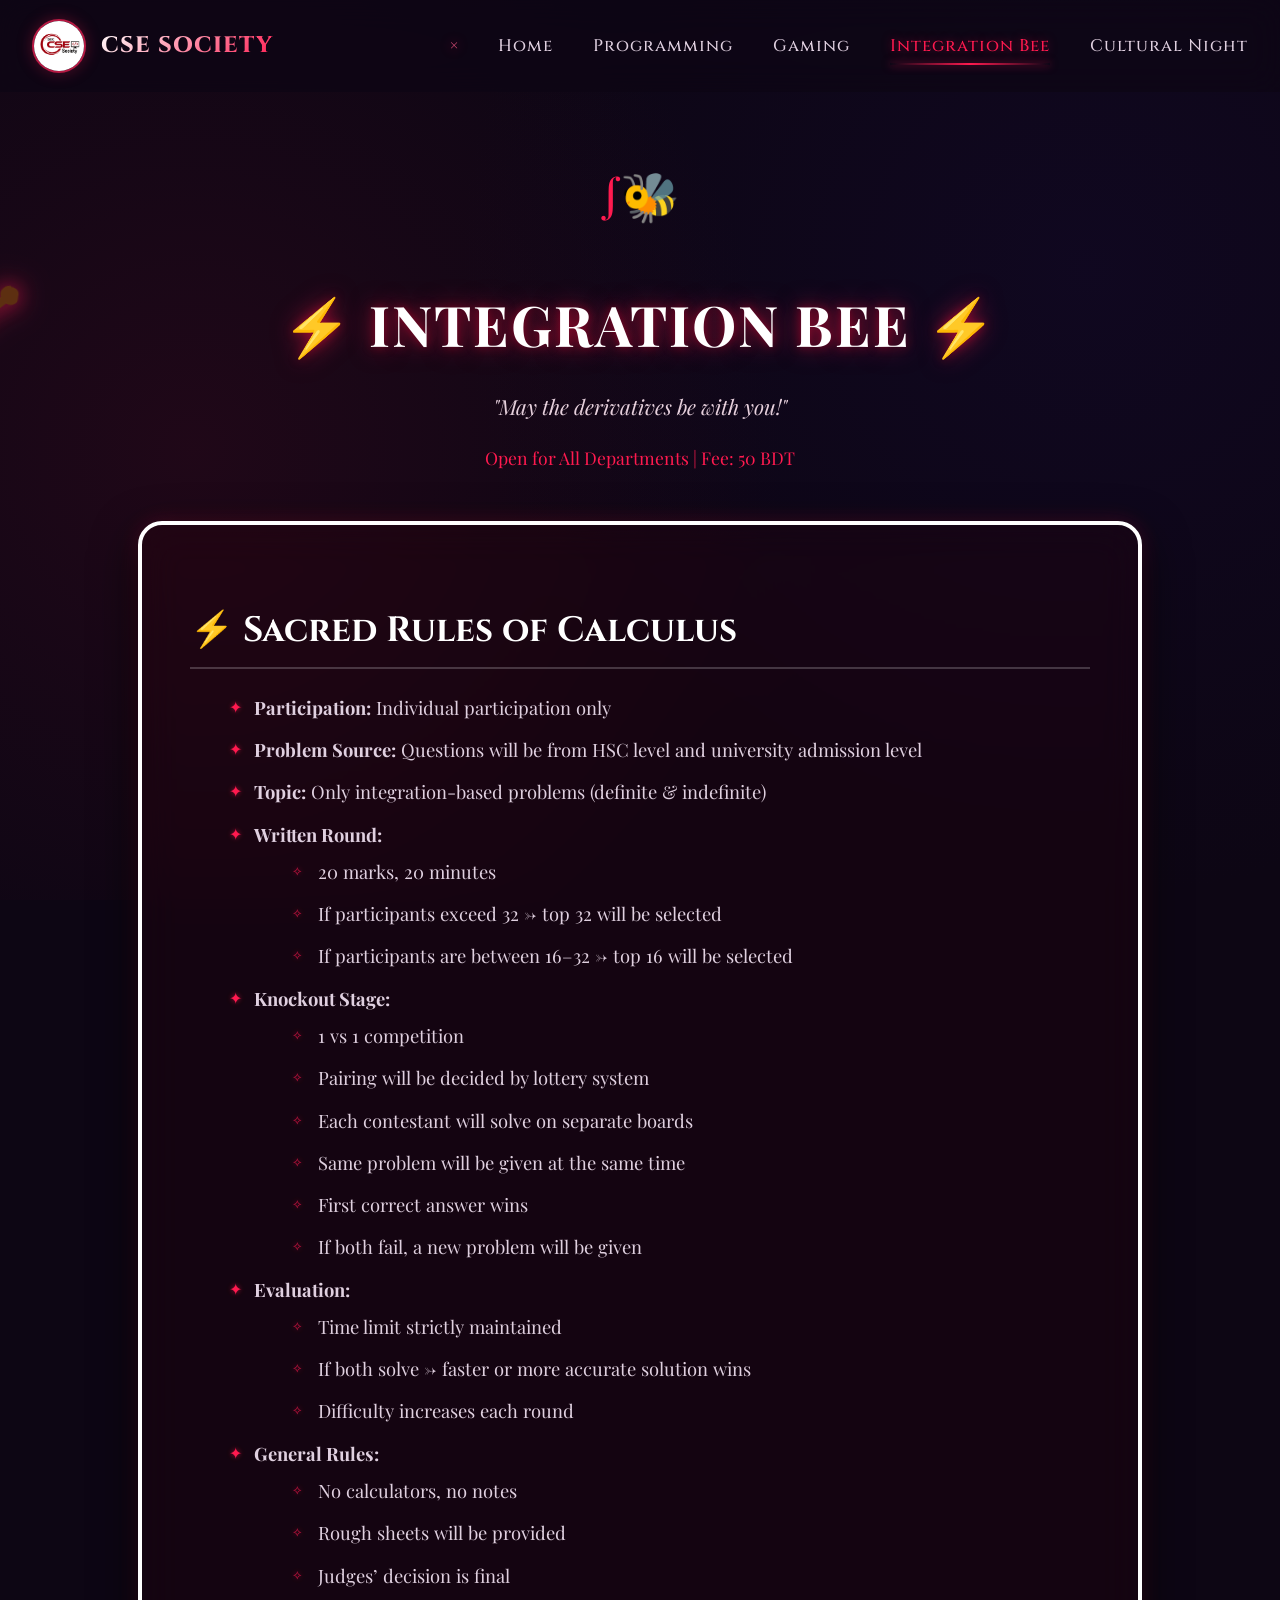
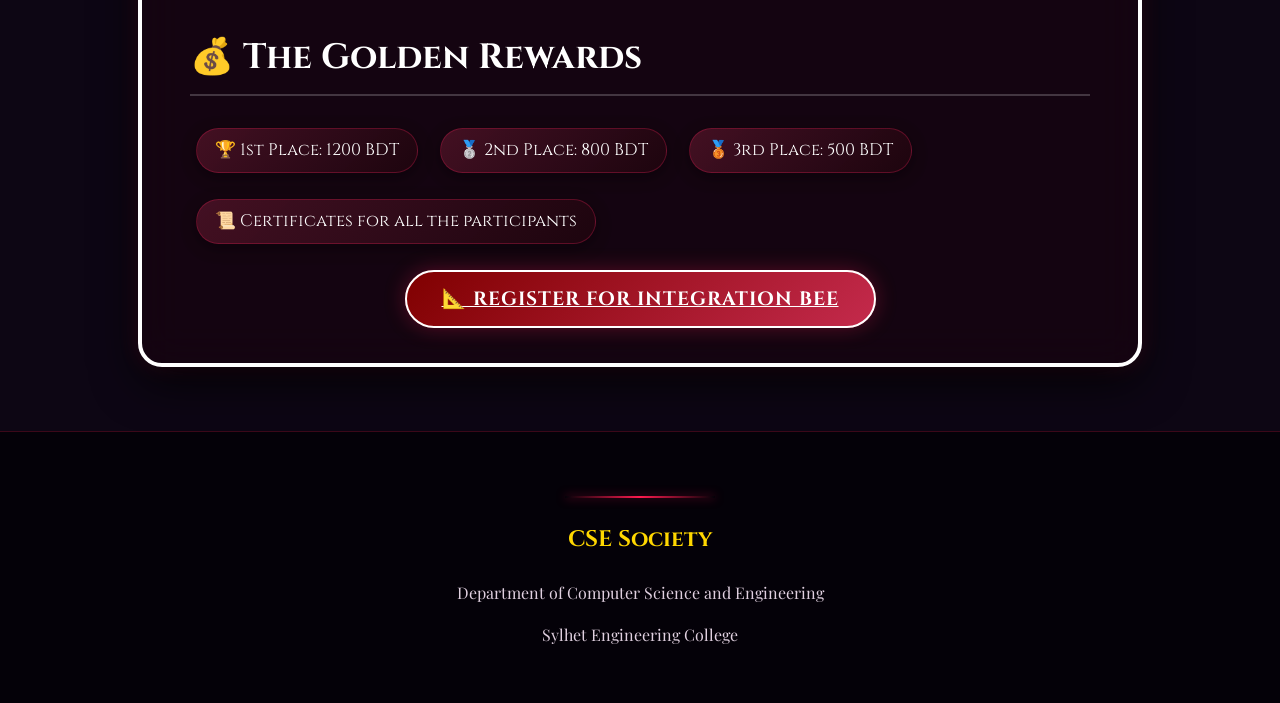
<file: pages/integration-bee.html>
<!DOCTYPE html>
<html lang="en">
<head>
  <meta charset="UTF-8">
  <meta name="viewport" content="width=device-width, initial-scale=1.0">
  <title>Integration Bee | CSE DAY 2K26</title>
  <link rel="preconnect" href="https://fonts.googleapis.com">
  <link href="https://fonts.googleapis.com/css2?family=Cinzel:wght@400;500;600;700;800;900&family=Playfair+Display:ital,wght@0,400;0,500;0,600;0,700;1,400&display=swap" rel="stylesheet">
  <link rel="stylesheet" href="../style.css">
  <style>
    .hp-hero { padding: 4rem 1.5rem 1rem; text-align: center; }
    .rules-list ul { margin-left: 1.5rem; margin-top: 0.5rem; }
    .rules-list ul li::before { content: '⟡'; opacity: 0.7; font-size: 0.8rem; top: 3px; }
  </style>
</head>
<body>
<div class="nav-overlay" id="navOverlay"></div>

<!-- THE LEGENDARY FLYING BROOMSTICK (Restored High-Detail) -->
<div class="broomstick" id="magicBroom">
  <svg viewBox="0 0 512 512" style="filter: drop-shadow(0 0 10px rgba(255,26,79,0.3));">
    <!-- Handle -->
    <path d="M480 32c-17.7 0-32 14.3-32 32 0 4.1 1.1 7.9 2.9 11.4L208.6 317.7c-5.5-2.4-11.6-3.7-18.1-3.7-23.4 0-42.5 19.1-42.5 42.5s19.1 42.5 42.5 42.5 42.5-19.1 42.5-42.5c0-6.5-1.4-12.6-3.7-18.1L472.6 96.9c3.5 1.8 7.3 2.9 11.4 2.9 17.7 0 32-14.3 32-32s-14.3-32-32-32z" fill="#5d2f11" />
    <!-- Bristles Layer 1 -->
    <path d="M168 320c-40 0-80 20-100 60-20 40-20 90 10 110s90 10 110-10 20-90-20-160z" fill="#9e7e10" />
    <!-- Bristles Layer 2 -->
    <path d="M140 340c-30 0-60 15-75 45-15 30-15 70 5 85s70 5 85-5 15-70-15-125z" fill="#c9a11d" />
    <!-- Twine -->
    <rect x="175" y="325" width="40" height="15" rx="5" transform="rotate(-45 175 325)" fill="#b81a44" />
  </svg>
</div>

<div class="main-wrapper">

  <nav class="navbar">
    <div class="nav-container">
      <a href="../index.html" class="nav-logo">
        <img src="../images/logo.png" alt="CSE Society" class="logo-img" onerror="this.src='https://placehold.co/50x50/800000/ffffff?text=CSE'">
        <span class="logo-text">CSE Society</span>
      </a>
      <ul class="nav-menu" id="navMenu">
        <div class="close-menu" id="closeMenu">&times;</div>
        <li><a href="../index.html" class="nav-link">Home</a></li>
        <li><a href="programming.html" class="nav-link">Programming</a></li>
        <li><a href="gaming.html" class="nav-link">Gaming</a></li>
        <li><a href="integration-bee.html" class="nav-link active">Integration Bee</a></li>
        <li><a href="cultural.html" class="nav-link">Cultural Night</a></li>
      </ul>
      <div class="hamburger" id="hamburger">
        <span></span><span></span><span></span>
      </div>
    </div>
  </nav>

  <main>
    <section class="hp-hero reveal">
      <div class="math-aura" style="font-size: 3rem; color: #ff1a4f; font-family: 'Playfair Display', serif;">∫🐝</div>
      <h1 class="glowing-text">⚡ Integration Bee ⚡</h1>
      <p style="font-size: 1.3rem; color: #e6d0dc; font-style: italic;">"May the derivatives be with you!"</p>
      <p style="margin-top:0.5rem; font-size:1.1rem; color:#ff1a4f;">Open for All Departments | Fee: 50 BDT</p>
    </section>
  
    <div class="detail-card reveal">
      <h2>⚡ Sacred Rules of Calculus</h2>

      <ul class="rules-list">
        <li><strong>Participation:</strong> Individual participation only</li>
        <li><strong>Problem Source:</strong> Questions will be from HSC level and university admission level</li>
        <li><strong>Topic:</strong> Only integration-based problems (definite & indefinite)</li>
        <li>
          <strong>Written Round:</strong>
          <ul>
            <li>20 marks, 20 minutes</li>
            <li>If participants exceed 32 → top 32 will be selected</li>
            <li>If participants are between 16–32 → top 16 will be selected</li>
          </ul>
        </li>
        <li>
          <strong>Knockout Stage:</strong>
          <ul>
            <li>1 vs 1 competition</li>
            <li>Pairing will be decided by lottery system</li>
            <li>Each contestant will solve on separate boards</li>
            <li>Same problem will be given at the same time</li>
            <li>First correct answer wins</li>
            <li>If both fail, a new problem will be given</li>
          </ul>
        </li>
        <li>
          <strong>Evaluation:</strong>
          <ul>
            <li>Time limit strictly maintained</li>
            <li>If both solve → faster or more accurate solution wins</li>
            <li>Difficulty increases each round</li>
          </ul>
        </li>
        <li>
          <strong>General Rules:</strong>
          <ul>
            <li>No calculators, no notes</li>
            <li>Rough sheets will be provided</li>
            <li>Judges’ decision is final</li>
          </ul>
        </li>
      </ul>
      
      <h2 style="margin-top:2.5rem;">💰 The Golden Rewards</h2>

      <div style="display:flex; flex-wrap:wrap; gap:10px;">
        <div class="prize-badge">🏆 1st Place: 1200 BDT</div>
        <div class="prize-badge">🥈 2nd Place: 800 BDT</div>
        <div class="prize-badge">🥉 3rd Place: 500 BDT</div>
        <div class="prize-badge">📜 Certificates for all the participants</div>
      </div>
      
      <div style="text-align:center; margin-top:2rem;">
        <a href="https://forms.gle/c7aQJ3JTUiJYAt8C7" target="_blank" rel="noopener" class="register-btn">📐 Register for Integration Bee</a>
      </div>

    </div>
  </main>

  <footer class="footer">
    <div class="magic-separator"></div>
    <div style="color: #e0d0e0;">
      <h3 style="font-family:'Cinzel'; font-size:1.4rem; color: #ffd700;">CSE Society</h3>
      <p>Department of Computer Science and Engineering</p>
      <p>Sylhet Engineering College</p>
    </div>
  </footer>
</div>
<script src="../script.js"></script>
</body>
</html>
</file>
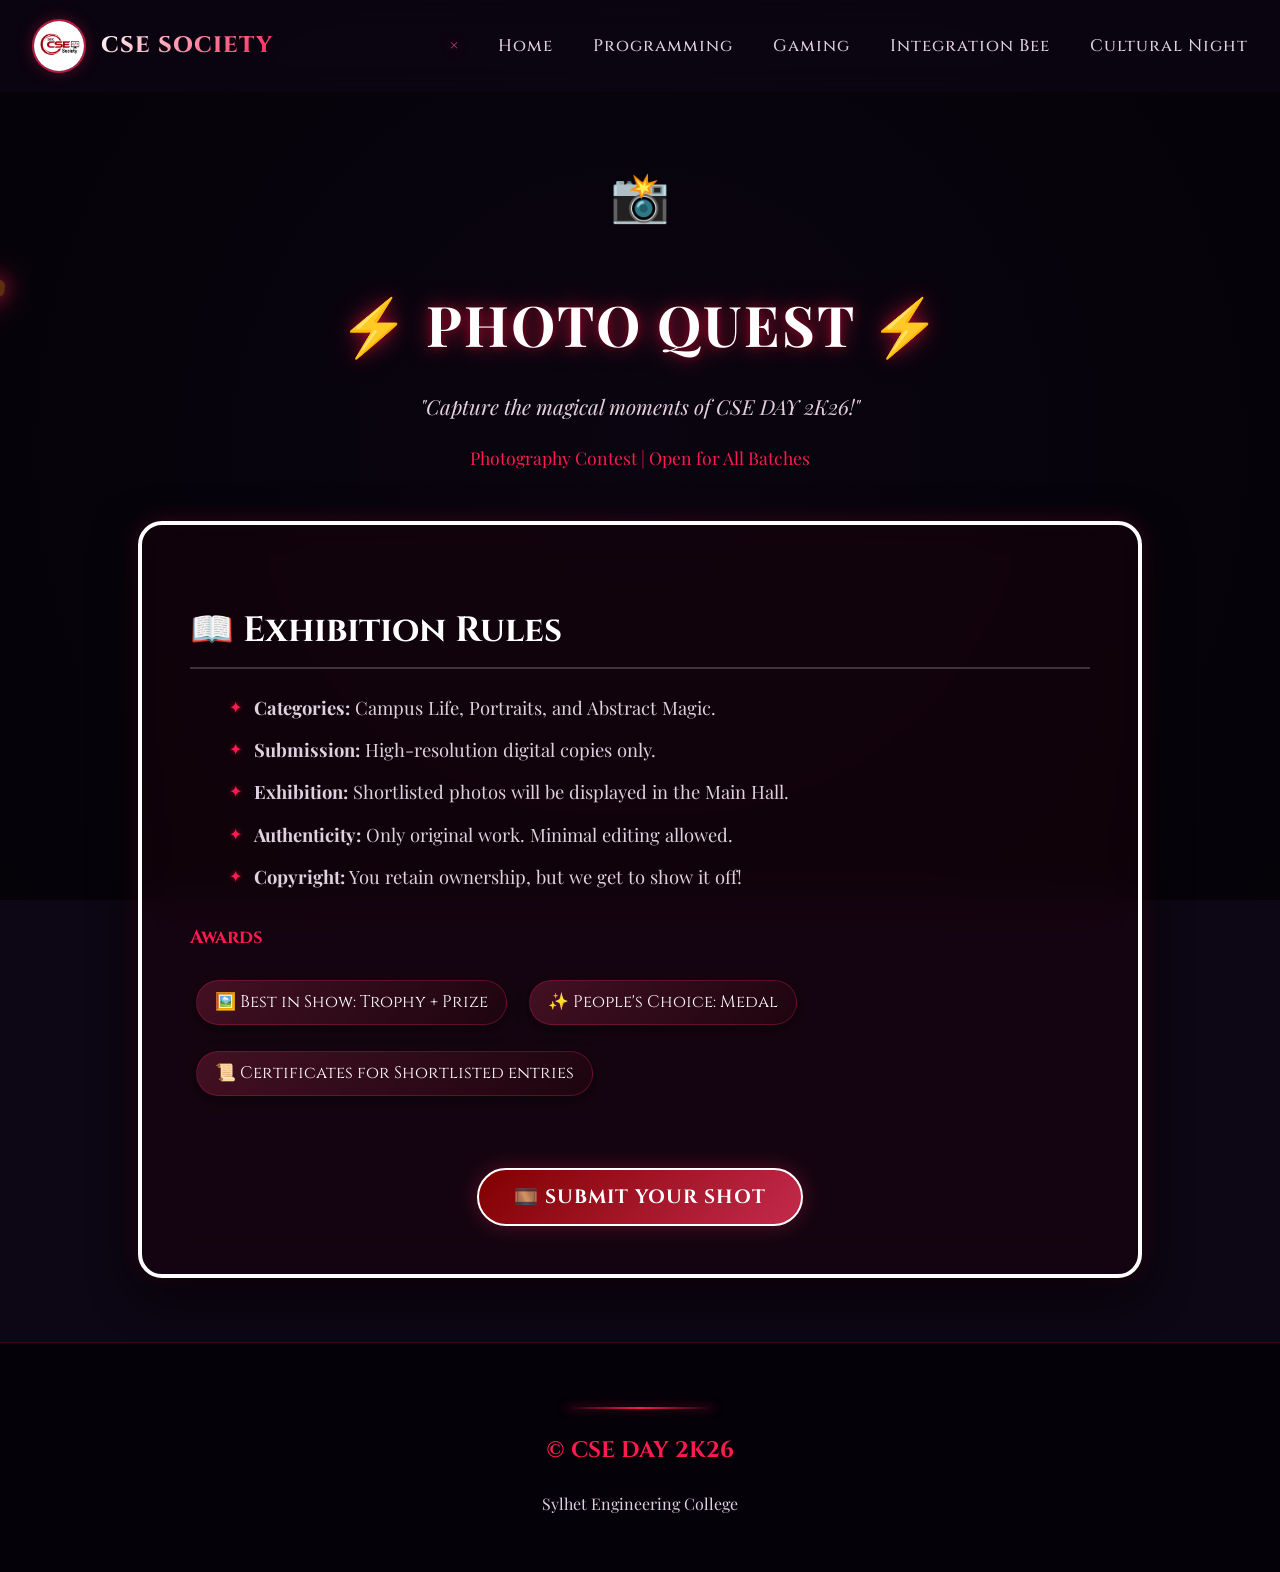
<file: pages/photo.html>
<!DOCTYPE html>
<html lang="en">
<head>
  <meta charset="UTF-8">
  <meta name="viewport" content="width=device-width, initial-scale=1.0">
  <title>Photo Quest | CSE DAY 2K26</title>
  <link rel="preconnect" href="https://fonts.googleapis.com">
  <link href="https://fonts.googleapis.com/css2?family=Cinzel:wght@400;500;600;700;800;900&family=Playfair+Display:ital,wght@0,400;0,500;0,600;0,700;1,400&display=swap" rel="stylesheet">
  <link rel="stylesheet" href="../style.css">
  <style>
    .hp-hero { padding: 4rem 1.5rem 1rem; text-align: center; }
  </style>
</head>
<body>
<div class="nav-overlay" id="navOverlay"></div>

<!-- THE LEGENDARY FLYING BROOMSTICK (Restored High-Detail) -->
<div class="broomstick" id="magicBroom">
  <svg viewBox="0 0 512 512" style="filter: drop-shadow(0 0 10px rgba(255,26,79,0.3));">
    <!-- Handle -->
    <path d="M480 32c-17.7 0-32 14.3-32 32 0 4.1 1.1 7.9 2.9 11.4L208.6 317.7c-5.5-2.4-11.6-3.7-18.1-3.7-23.4 0-42.5 19.1-42.5 42.5s19.1 42.5 42.5 42.5 42.5-19.1 42.5-42.5c0-6.5-1.4-12.6-3.7-18.1L472.6 96.9c3.5 1.8 7.3 2.9 11.4 2.9 17.7 0 32-14.3 32-32s-14.3-32-32-32z" fill="#5d2f11" />
    <!-- Bristles Layer 1 -->
    <path d="M168 320c-40 0-80 20-100 60-20 40-20 90 10 110s90 10 110-10 20-90-20-160z" fill="#9e7e10" />
    <!-- Bristles Layer 2 -->
    <path d="M140 340c-30 0-60 15-75 45-15 30-15 70 5 85s70 5 85-5 15-70-15-125z" fill="#c9a11d" />
    <!-- Twine -->
    <rect x="175" y="325" width="40" height="15" rx="5" transform="rotate(-45 175 325)" fill="#b81a44" />
  </svg>
</div>

<div class="main-wrapper">

  <nav class="navbar">
    <div class="nav-container">
      <a href="../index.html" class="nav-logo">
        <img src="../images/logo.png" alt="CSE Society" class="logo-img" onerror="this.src='https://placehold.co/50x50/800000/ffffff?text=CSE'">
        <span class="logo-text">CSE Society</span>
      </a>
      <ul class="nav-menu" id="navMenu">
        <div class="close-menu" id="closeMenu">&times;</div>
        <li><a href="../index.html" class="nav-link">Home</a></li>
        <li><a href="programming.html" class="nav-link">Programming</a></li>
        <li><a href="gaming.html" class="nav-link">Gaming</a></li>
        <li><a href="integration-bee.html" class="nav-link">Integration Bee</a></li>
        <li><a href="cultural.html" class="nav-link">Cultural Night</a></li>
      </ul>
      <div class="hamburger" id="hamburger">
        <span></span><span></span><span></span>
      </div>
    </div>
  </nav>

  <main>
    <section class="hp-hero reveal">
      <div class="icon-photo" style="font-size: 3rem; margin-bottom: 1rem;">📸</div>
      <h1 class="glowing-text">⚡ Photo Quest ⚡</h1>
      <p style="font-size: 1.3rem; color: #e6d0dc; font-style: italic;">"Capture the magical moments of CSE DAY 2K26!"</p>
      <p style="margin-top:0.5rem; font-size:1.1rem; color:#ff1a4f;">Photography Contest | Open for All Batches</p>
    </section>
    
    <div class="detail-card reveal">
      <h2>📖 Exhibition Rules</h2>
      <ul class="rules-list">
        <li><strong>Categories:</strong> Campus Life, Portraits, and Abstract Magic.</li>
        <li><strong>Submission:</strong> High-resolution digital copies only.</li>
        <li><strong>Exhibition:</strong> Shortlisted photos will be displayed in the Main Hall.</li>
        <li><strong>Authenticity:</strong> Only original work. Minimal editing allowed.</li>
        <li><strong>Copyright:</strong> You retain ownership, but we get to show it off!</li>
      </ul>
      
      <h3 style="font-family:'Cinzel', serif; color:#ff1a4f; margin-top:2rem;">Awards</h3>
      <div style="display:flex; flex-wrap:wrap; gap:10px;">
        <div class="prize-badge">🖼️ Best in Show: Trophy + Prize</div>
        <div class="prize-badge">✨ People's Choice: Medal</div>
        <div class="prize-badge">📜 Certificates for Shortlisted entries</div>
      </div>
      
      <div style="text-align:center; margin-top:2rem;">
        <button class="register-btn">🎞️ Submit Your Shot</button>
      </div>
    </div>
  </main>

  <footer class="footer">
    <div class="magic-separator"></div>
    <div style="color: #e0d0e0;">
      <h3 style="font-family:'Cinzel'; font-size:1.4rem; color: #ff1a4f;">© CSE DAY 2K26</h3>
      <p>Sylhet Engineering College</p>
    </div>
  </footer>
</div>

<div class="stars" id="starsContainer"></div>
<script src="../script.js"></script>
</body>
</html>
</file>
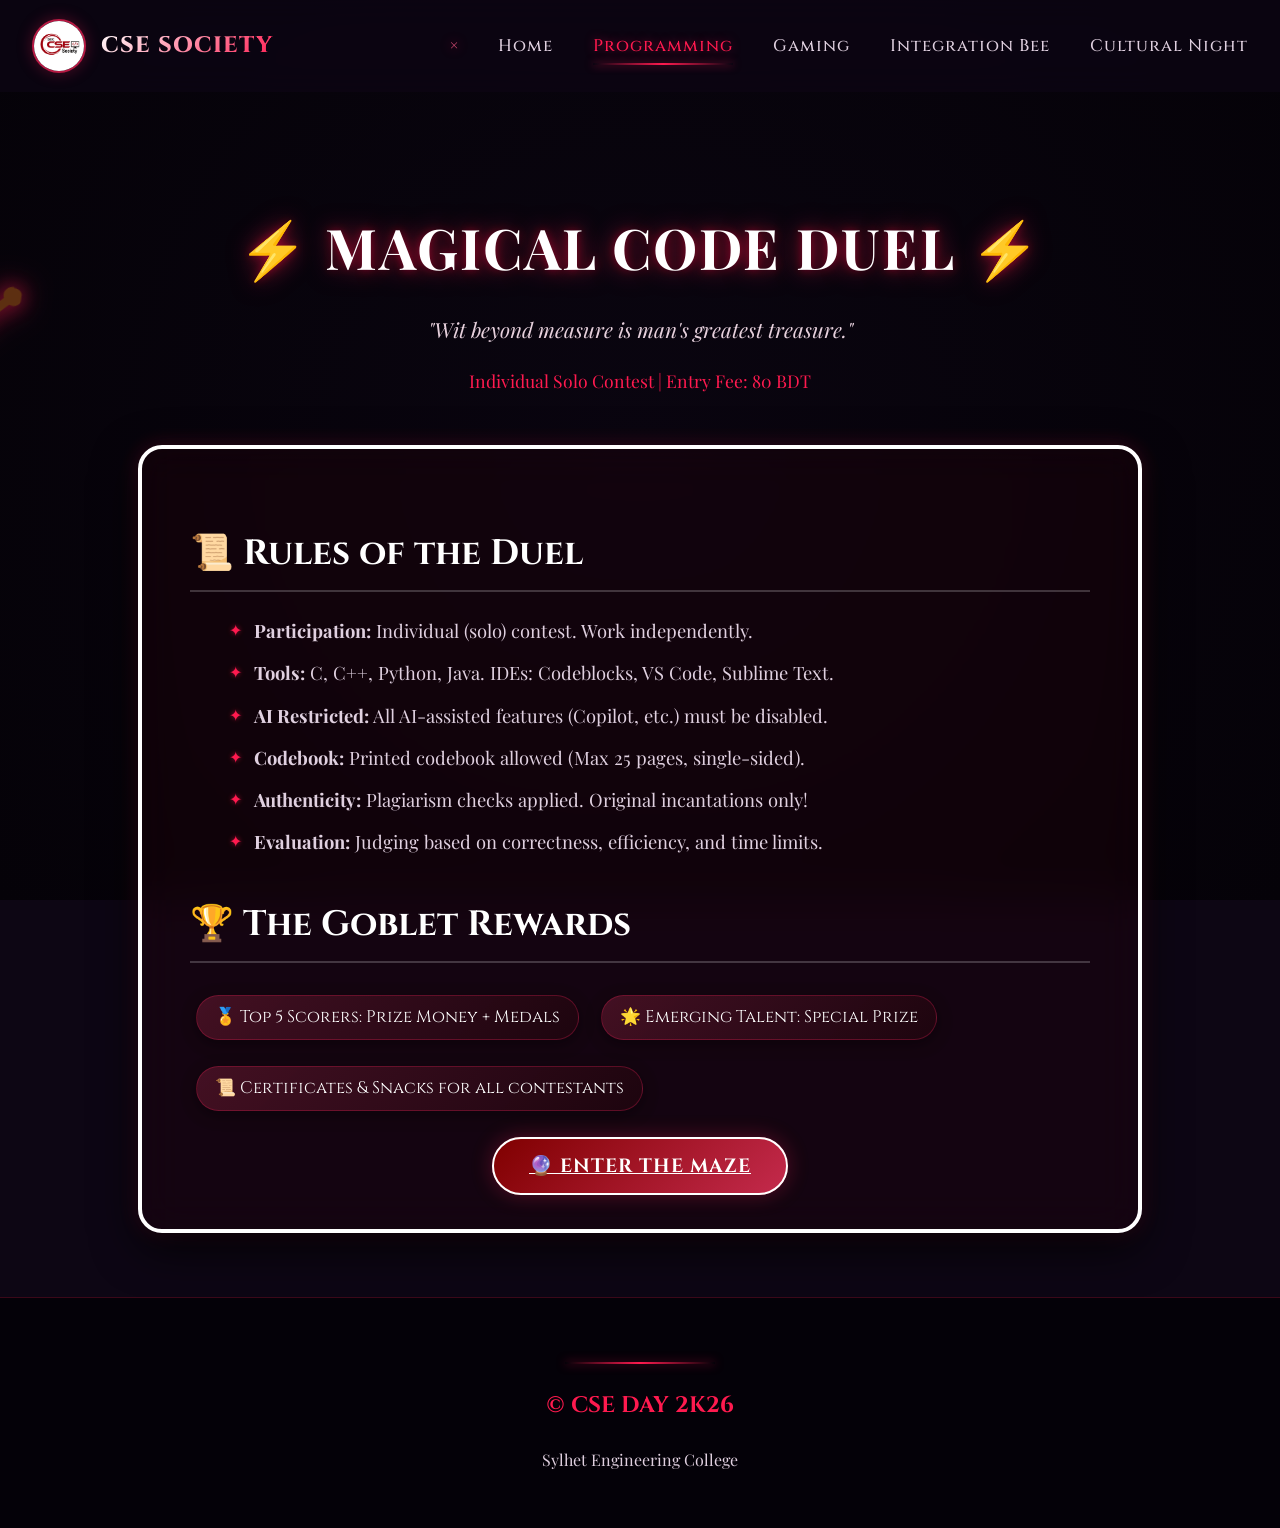
<file: pages/programming.html>
<!DOCTYPE html>
<html lang="en">
<head>
  <meta charset="UTF-8">
  <meta name="viewport" content="width=device-width, initial-scale=1.0">
  <title>Programming Contest | CSE DAY 2K26</title>
  <link rel="preconnect" href="https://fonts.googleapis.com">
  <link href="https://fonts.googleapis.com/css2?family=Cinzel:wght@400;500;600;700;800;900&family=Playfair+Display:ital,wght@0,400;0,500;0,600;0,700;1,400&display=swap" rel="stylesheet">
  <link rel="stylesheet" href="../style.css">
  <style>
    .hp-hero { padding: 4rem 1.5rem 1rem; text-align: center; }
    .hp-logo { max-width: 150px; margin-bottom: 2rem; filter: drop-shadow(0 0 15px rgba(255,26,79,0.5)); }
  </style>
</head>
<body>
<div class="nav-overlay" id="navOverlay"></div>

<!-- THE LEGENDARY FLYING BROOMSTICK (Restored High-Detail) -->
<div class="broomstick" id="magicBroom">
  <svg viewBox="0 0 512 512" style="filter: drop-shadow(0 0 10px rgba(255,26,79,0.3));">
    <!-- Handle -->
    <path d="M480 32c-17.7 0-32 14.3-32 32 0 4.1 1.1 7.9 2.9 11.4L208.6 317.7c-5.5-2.4-11.6-3.7-18.1-3.7-23.4 0-42.5 19.1-42.5 42.5s19.1 42.5 42.5 42.5 42.5-19.1 42.5-42.5c0-6.5-1.4-12.6-3.7-18.1L472.6 96.9c3.5 1.8 7.3 2.9 11.4 2.9 17.7 0 32-14.3 32-32s-14.3-32-32-32z" fill="#5d2f11" />
    <!-- Bristles Layer 1 -->
    <path d="M168 320c-40 0-80 20-100 60-20 40-20 90 10 110s90 10 110-10 20-90-20-160z" fill="#9e7e10" />
    <!-- Bristles Layer 2 -->
    <path d="M140 340c-30 0-60 15-75 45-15 30-15 70 5 85s70 5 85-5 15-70-15-125z" fill="#c9a11d" />
    <!-- Twine -->
    <rect x="175" y="325" width="40" height="15" rx="5" transform="rotate(-45 175 325)" fill="#b81a44" />
  </svg>
</div>

<div class="main-wrapper">

  <nav class="navbar">
    <div class="nav-container">
      <a href="../index.html" class="nav-logo">
        <img src="../images/logo.png" alt="CSE Society" class="logo-img" onerror="this.src='https://placehold.co/50x50/800000/ffffff?text=CSE'">
        <span class="logo-text">CSE Society</span>
      </a>
      <ul class="nav-menu" id="navMenu">
        <div class="close-menu" id="closeMenu">&times;</div>
        <li><a href="../index.html" class="nav-link">Home</a></li>
        <li><a href="programming.html" class="nav-link active">Programming</a></li>
        <li><a href="gaming.html" class="nav-link">Gaming</a></li>
        <li><a href="integration-bee.html" class="nav-link">Integration Bee</a></li>
        <li><a href="cultural.html" class="nav-link">Cultural Night</a></li>
      </ul>
      <div class="hamburger" id="hamburger">
        <span></span><span></span><span></span>
      </div>
    </div>
  </nav>

  <main>
    <section class="hp-hero reveal">
      <h1 class="glowing-text">⚡ Magical Code Duel ⚡</h1>
      <p style="font-size: 1.3rem; color: #e6d0dc; font-style: italic;">"Wit beyond measure is man's greatest treasure."</p>
      <p style="margin-top:0.5rem; font-size:1.1rem; color:#ff1a4f;">Individual Solo Contest | Entry Fee: 80 BDT</p>
    </section>
    
    <div class="detail-card reveal">
      <h2>📜 Rules of the Duel</h2>
      <ul class="rules-list">
        <li><strong>Participation:</strong> Individual (solo) contest. Work independently.</li>
        <li><strong>Tools:</strong> C, C++, Python, Java. IDEs: Codeblocks, VS Code, Sublime Text.</li>
        <li><strong>AI Restricted:</strong> All AI-assisted features (Copilot, etc.) must be disabled.</li>
        <li><strong>Codebook:</strong> Printed codebook allowed (Max 25 pages, single-sided).</li>
        <li><strong>Authenticity:</strong> Plagiarism checks applied. Original incantations only!</li>
        <li><strong>Evaluation:</strong> Judging based on correctness, efficiency, and time limits.</li>
      </ul>
      
      <h2 style="margin-top:2.5rem;">🏆 The Goblet Rewards</h2>
      <div style="display:flex; flex-wrap:wrap; gap:10px;">
        <div class="prize-badge">🏅 Top 5 Scorers: Prize Money + Medals</div>
        <div class="prize-badge">🌟 Emerging Talent: Special Prize</div>
        <div class="prize-badge">📜 Certificates & Snacks for all contestants</div>
      </div>
      
      <div style="text-align:center; margin-top:2rem;">
        <a href="https://docs.google.com/forms/d/e/1FAIpQLSfIHeSE114UEtnYWuoTEfalEJQRxC-QtzWvQNpbSG8JWOq-9w/viewform?usp=dialog" class="register-btn"> 🔮 Enter the Maze</a>
      </div>
    </div>
  </main>

  <footer class="footer">
    <div class="magic-separator"></div>
    <div style="color: #e0d0e0;">
      <h3 style="font-family:'Cinzel'; font-size:1.4rem; color: #ff1a4f;">© CSE DAY 2K26</h3>
      <p>Sylhet Engineering College</p>
    </div>
  </footer>
</div>

<div class="stars" id="starsContainer"></div>
<script src="../script.js"></script>
</body>
</html>
</file>
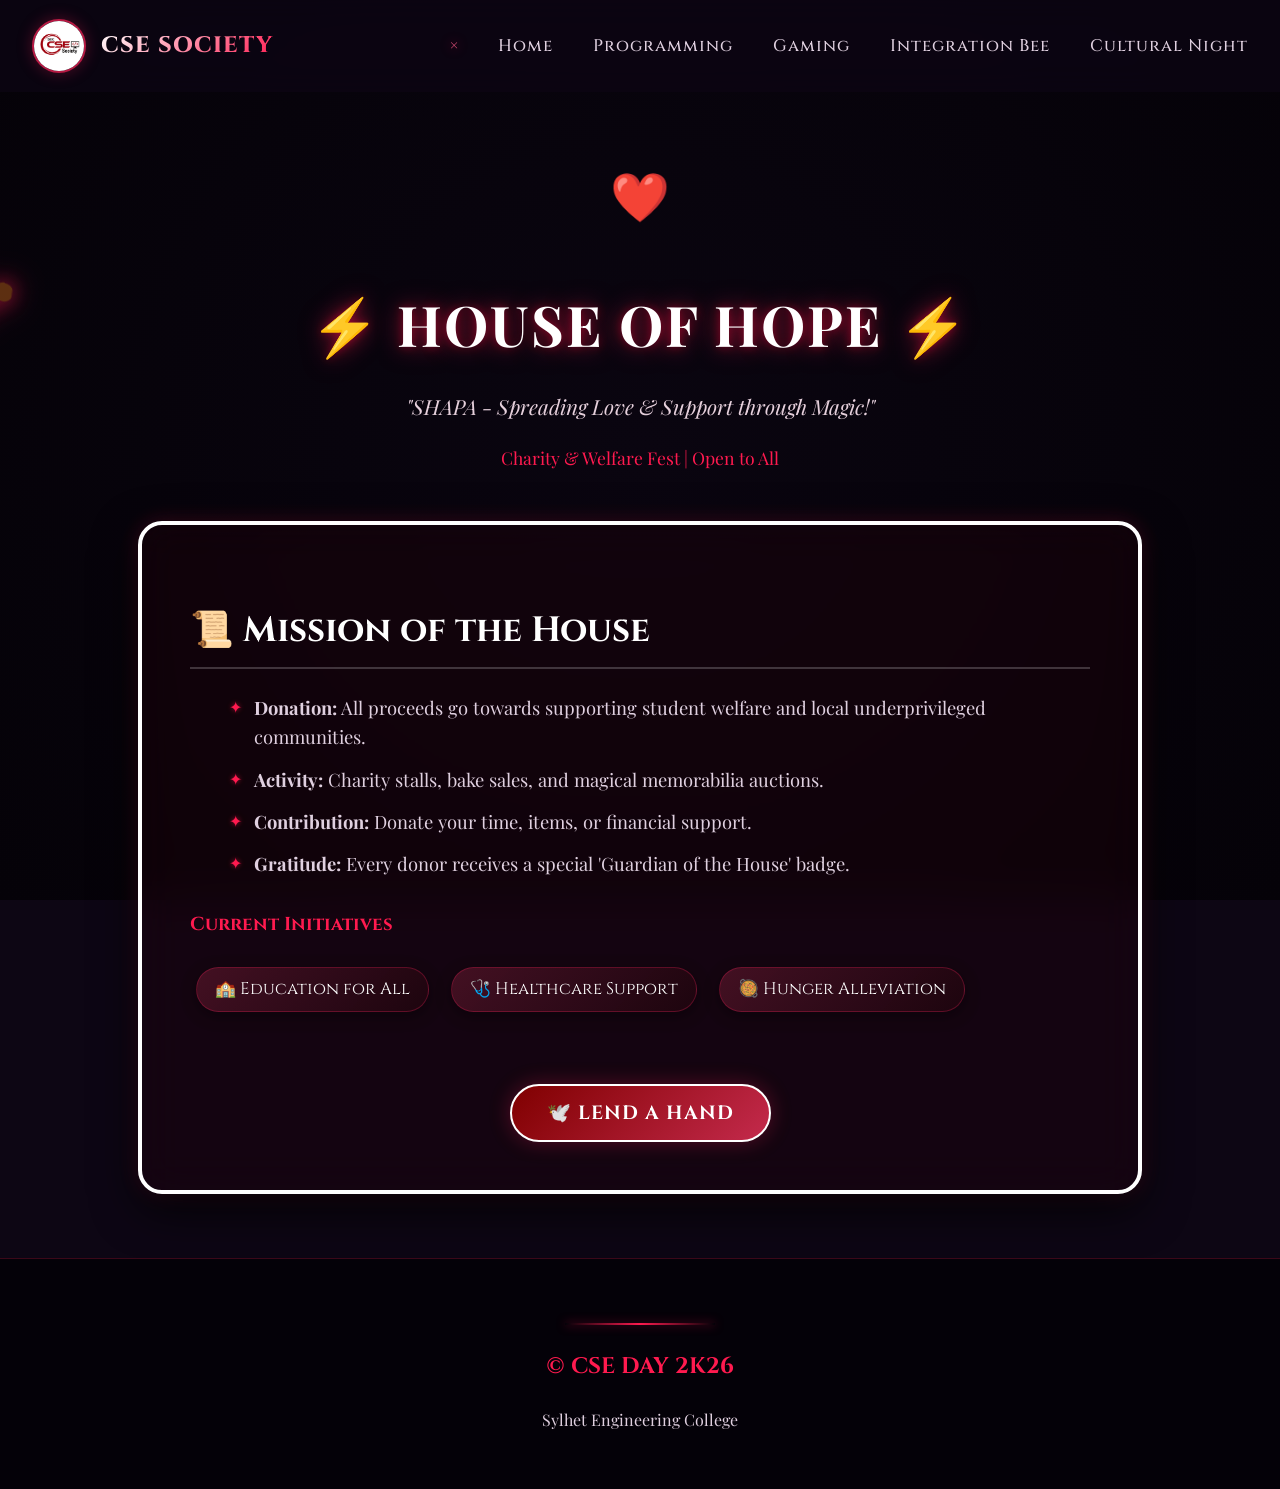
<file: pages/shapa.html>
<!DOCTYPE html>
<html lang="en">
<head>
  <meta charset="UTF-8">
  <meta name="viewport" content="width=device-width, initial-scale=1.0">
  <title>House of Hope | CSE DAY 2K26</title>
  <link rel="preconnect" href="https://fonts.googleapis.com">
  <link href="https://fonts.googleapis.com/css2?family=Cinzel:wght@400;500;600;700;800;900&family=Playfair+Display:ital,wght@0,400;0,500;0,600;0,700;1,400&display=swap" rel="stylesheet">
  <link rel="stylesheet" href="../style.css">
  <style>
    .hp-hero { padding: 4rem 1.5rem 1rem; text-align: center; }
  </style>
</head>
<body>
<div class="nav-overlay" id="navOverlay"></div>

<!-- THE LEGENDARY FLYING BROOMSTICK (Restored High-Detail) -->
<div class="broomstick" id="magicBroom">
  <svg viewBox="0 0 512 512" style="filter: drop-shadow(0 0 10px rgba(255,26,79,0.3));">
    <!-- Handle -->
    <path d="M480 32c-17.7 0-32 14.3-32 32 0 4.1 1.1 7.9 2.9 11.4L208.6 317.7c-5.5-2.4-11.6-3.7-18.1-3.7-23.4 0-42.5 19.1-42.5 42.5s19.1 42.5 42.5 42.5 42.5-19.1 42.5-42.5c0-6.5-1.4-12.6-3.7-18.1L472.6 96.9c3.5 1.8 7.3 2.9 11.4 2.9 17.7 0 32-14.3 32-32s-14.3-32-32-32z" fill="#5d2f11" />
    <!-- Bristles Layer 1 -->
    <path d="M168 320c-40 0-80 20-100 60-20 40-20 90 10 110s90 10 110-10 20-90-20-160z" fill="#9e7e10" />
    <!-- Bristles Layer 2 -->
    <path d="M140 340c-30 0-60 15-75 45-15 30-15 70 5 85s70 5 85-5 15-70-15-125z" fill="#c9a11d" />
    <!-- Twine -->
    <rect x="175" y="325" width="40" height="15" rx="5" transform="rotate(-45 175 325)" fill="#b81a44" />
  </svg>
</div>

<div class="main-wrapper">

  <nav class="navbar">
    <div class="nav-container">
      <a href="../index.html" class="nav-logo">
        <img src="../images/logo.png" alt="CSE Society" class="logo-img" onerror="this.src='https://placehold.co/50x50/800000/ffffff?text=CSE'">
        <span class="logo-text">CSE Society</span>
      </a>
      <ul class="nav-menu" id="navMenu">
        <div class="close-menu" id="closeMenu">&times;</div>
        <li><a href="../index.html" class="nav-link">Home</a></li>
        <li><a href="programming.html" class="nav-link">Programming</a></li>
        <li><a href="gaming.html" class="nav-link">Gaming</a></li>
        <li><a href="integration-bee.html" class="nav-link">Integration Bee</a></li>
        <li><a href="cultural.html" class="nav-link">Cultural Night</a></li>
      </ul>
      <div class="hamburger" id="hamburger">
        <span></span><span></span><span></span>
      </div>
    </div>
  </nav>

  <main>
    <section class="hp-hero reveal">
      <div class="icon-love" style="font-size: 3rem; margin-bottom: 1rem;">❤️</div>
      <h1 class="glowing-text">⚡ House of Hope ⚡</h1>
      <p style="font-size: 1.3rem; color: #e6d0dc; font-style: italic;">"SHAPA - Spreading Love & Support through Magic!"</p>
      <p style="margin-top:0.5rem; font-size:1.1rem; color:#ff1a4f;">Charity & Welfare Fest | Open to All</p>
    </section>
    
    <div class="detail-card reveal">
      <h2>📜 Mission of the House</h2>
      <ul class="rules-list">
        <li><strong>Donation:</strong> All proceeds go towards supporting student welfare and local underprivileged communities.</li>
        <li><strong>Activity:</strong> Charity stalls, bake sales, and magical memorabilia auctions.</li>
        <li><strong>Contribution:</strong> Donate your time, items, or financial support.</li>
        <li><strong>Gratitude:</strong> Every donor receives a special 'Guardian of the House' badge.</li>
      </ul>
      
      <h3 style="font-family:'Cinzel', serif; color:#ff1a4f; margin-top:2rem;">Current Initiatives</h3>
      <div style="display:flex; flex-wrap:wrap; gap:10px;">
        <div class="prize-badge">🏫 Education for All</div>
        <div class="prize-badge">🩺 Healthcare Support</div>
        <div class="prize-badge">🥘 Hunger Alleviation</div>
      </div>
      
      <div style="text-align:center; margin-top:2rem;">
        <button class="register-btn">🕊️ Lend a Hand</button>
      </div>
    </div>
  </main>

  <footer class="footer">
    <div class="magic-separator"></div>
    <div style="color: #e0d0e0;">
      <h3 style="font-family:'Cinzel'; font-size:1.4rem; color: #ff1a4f;">© CSE DAY 2K26</h3>
      <p>Sylhet Engineering College</p>
    </div>
  </footer>
</div>

<div class="stars" id="starsContainer"></div>
<script src="../script.js"></script>
</body>
</html>
</file>
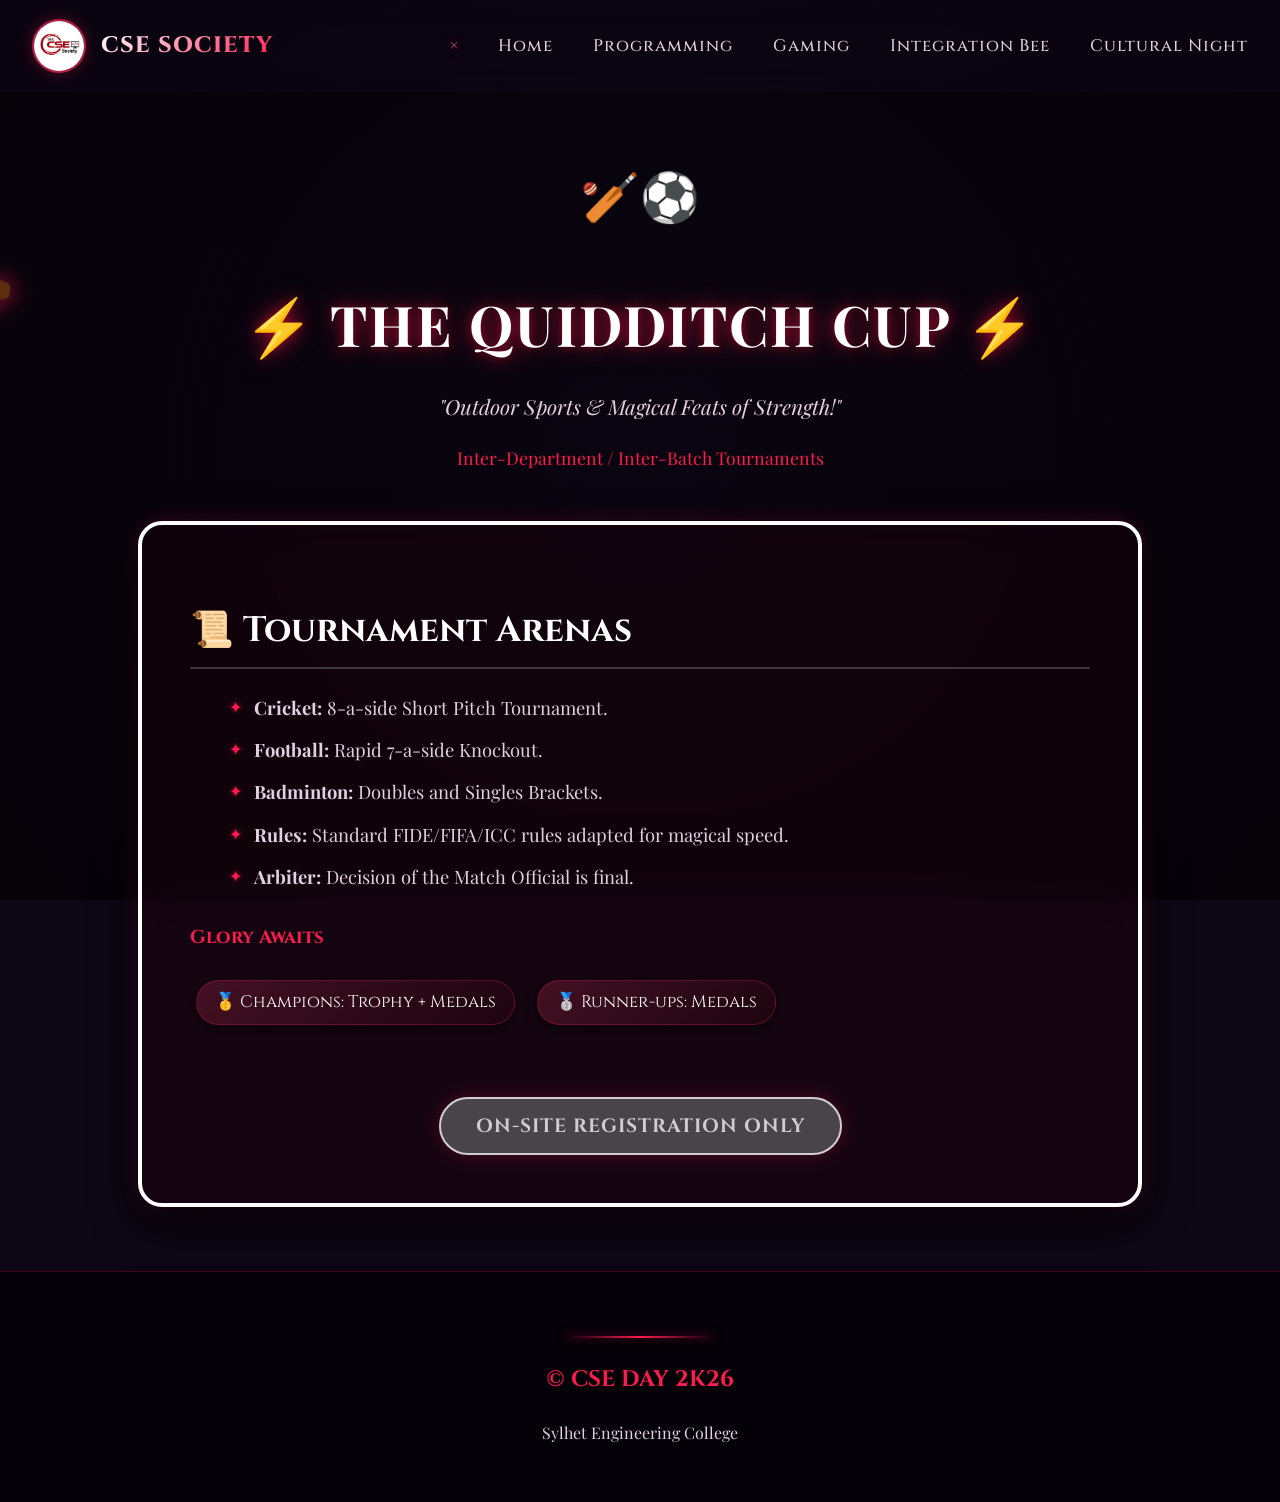
<file: pages/sports.html>
<!DOCTYPE html>
<html lang="en">
<head>
  <meta charset="UTF-8">
  <meta name="viewport" content="width=device-width, initial-scale=1.0">
  <title>Sports Arena | CSE DAY 2K26</title>
  <link rel="preconnect" href="https://fonts.googleapis.com">
  <link href="https://fonts.googleapis.com/css2?family=Cinzel:wght@400;500;600;700;800;900&family=Playfair+Display:ital,wght@0,400;0,500;0,600;0,700;1,400&display=swap" rel="stylesheet">
  <link rel="stylesheet" href="../style.css">
  <style>
    .hp-hero { padding: 4rem 1.5rem 1rem; text-align: center; }
  </style>
</head>
<body>
<div class="nav-overlay" id="navOverlay"></div>

<!-- THE LEGENDARY FLYING BROOMSTICK (Restored High-Detail) -->
<div class="broomstick" id="magicBroom">
  <svg viewBox="0 0 512 512" style="filter: drop-shadow(0 0 10px rgba(255,26,79,0.3));">
    <!-- Handle -->
    <path d="M480 32c-17.7 0-32 14.3-32 32 0 4.1 1.1 7.9 2.9 11.4L208.6 317.7c-5.5-2.4-11.6-3.7-18.1-3.7-23.4 0-42.5 19.1-42.5 42.5s19.1 42.5 42.5 42.5 42.5-19.1 42.5-42.5c0-6.5-1.4-12.6-3.7-18.1L472.6 96.9c3.5 1.8 7.3 2.9 11.4 2.9 17.7 0 32-14.3 32-32s-14.3-32-32-32z" fill="#5d2f11" />
    <!-- Bristles Layer 1 -->
    <path d="M168 320c-40 0-80 20-100 60-20 40-20 90 10 110s90 10 110-10 20-90-20-160z" fill="#9e7e10" />
    <!-- Bristles Layer 2 -->
    <path d="M140 340c-30 0-60 15-75 45-15 30-15 70 5 85s70 5 85-5 15-70-15-125z" fill="#c9a11d" />
    <!-- Twine -->
    <rect x="175" y="325" width="40" height="15" rx="5" transform="rotate(-45 175 325)" fill="#b81a44" />
  </svg>
</div>

<div class="main-wrapper">

  <nav class="navbar">
    <div class="nav-container">
      <a href="../index.html" class="nav-logo">
        <img src="../images/logo.png" alt="CSE Society" class="logo-img" onerror="this.src='https://placehold.co/50x50/800000/ffffff?text=CSE'">
        <span class="logo-text">CSE Society</span>
      </a>
      <ul class="nav-menu" id="navMenu">
        <div class="close-menu" id="closeMenu">&times;</div>
        <li><a href="../index.html" class="nav-link">Home</a></li>
        <li><a href="programming.html" class="nav-link">Programming</a></li>
        <li><a href="gaming.html" class="nav-link">Gaming</a></li>
        <li><a href="integration-bee.html" class="nav-link">Integration Bee</a></li>
        <li><a href="cultural.html" class="nav-link">Cultural Night</a></li>
      </ul>
      <div class="hamburger" id="hamburger">
        <span></span><span></span><span></span>
      </div>
    </div>
  </nav>

  <main>
    <section class="hp-hero reveal">
      <div class="icon-sport" style="font-size: 3rem; margin-bottom: 1rem;">🏏⚽</div>
      <h1 class="glowing-text">⚡ The Quidditch Cup ⚡</h1>
      <p style="font-size: 1.3rem; color: #e6d0dc; font-style: italic;">"Outdoor Sports & Magical Feats of Strength!"</p>
      <p style="margin-top:0.5rem; font-size:1.1rem; color:#ff1a4f;">Inter-Department / Inter-Batch Tournaments</p>
    </section>
    
    <div class="detail-card reveal">
      <h2>📜 Tournament Arenas</h2>
      <ul class="rules-list">
        <li><strong>Cricket:</strong> 8-a-side Short Pitch Tournament.</li>
        <li><strong>Football:</strong> Rapid 7-a-side Knockout.</li>
        <li><strong>Badminton:</strong> Doubles and Singles Brackets.</li>
        <li><strong>Rules:</strong> Standard FIDE/FIFA/ICC rules adapted for magical speed.</li>
        <li><strong>Arbiter:</strong> Decision of the Match Official is final.</li>
      </ul>
      
      <h3 style="font-family:'Cinzel', serif; color:#ff1a4f; margin-top:2rem;">Glory Awaits</h3>
      <div style="display:flex; flex-wrap:wrap; gap:10px;">
        <div class="prize-badge">🥇 Champions: Trophy + Medals</div>
        <div class="prize-badge">🥈 Runner-ups: Medals</div>
      </div>
      
      <div style="text-align:center; margin-top:2rem;">
        <button class="register-btn" style="background:#555; cursor:default; opacity:0.8;">ON-SITE REGISTRATION ONLY</button>
      </div>
    </div>
  </main>

  <footer class="footer">
    <div class="magic-separator"></div>
    <div style="color: #e0d0e0;">
      <h3 style="font-family:'Cinzel'; font-size:1.4rem; color: #ff1a4f;">© CSE DAY 2K26</h3>
      <p>Sylhet Engineering College</p>
    </div>
  </footer>
</div>

<div class="stars" id="starsContainer"></div>
<script src="../script.js"></script>
</body>
</html>
</file>
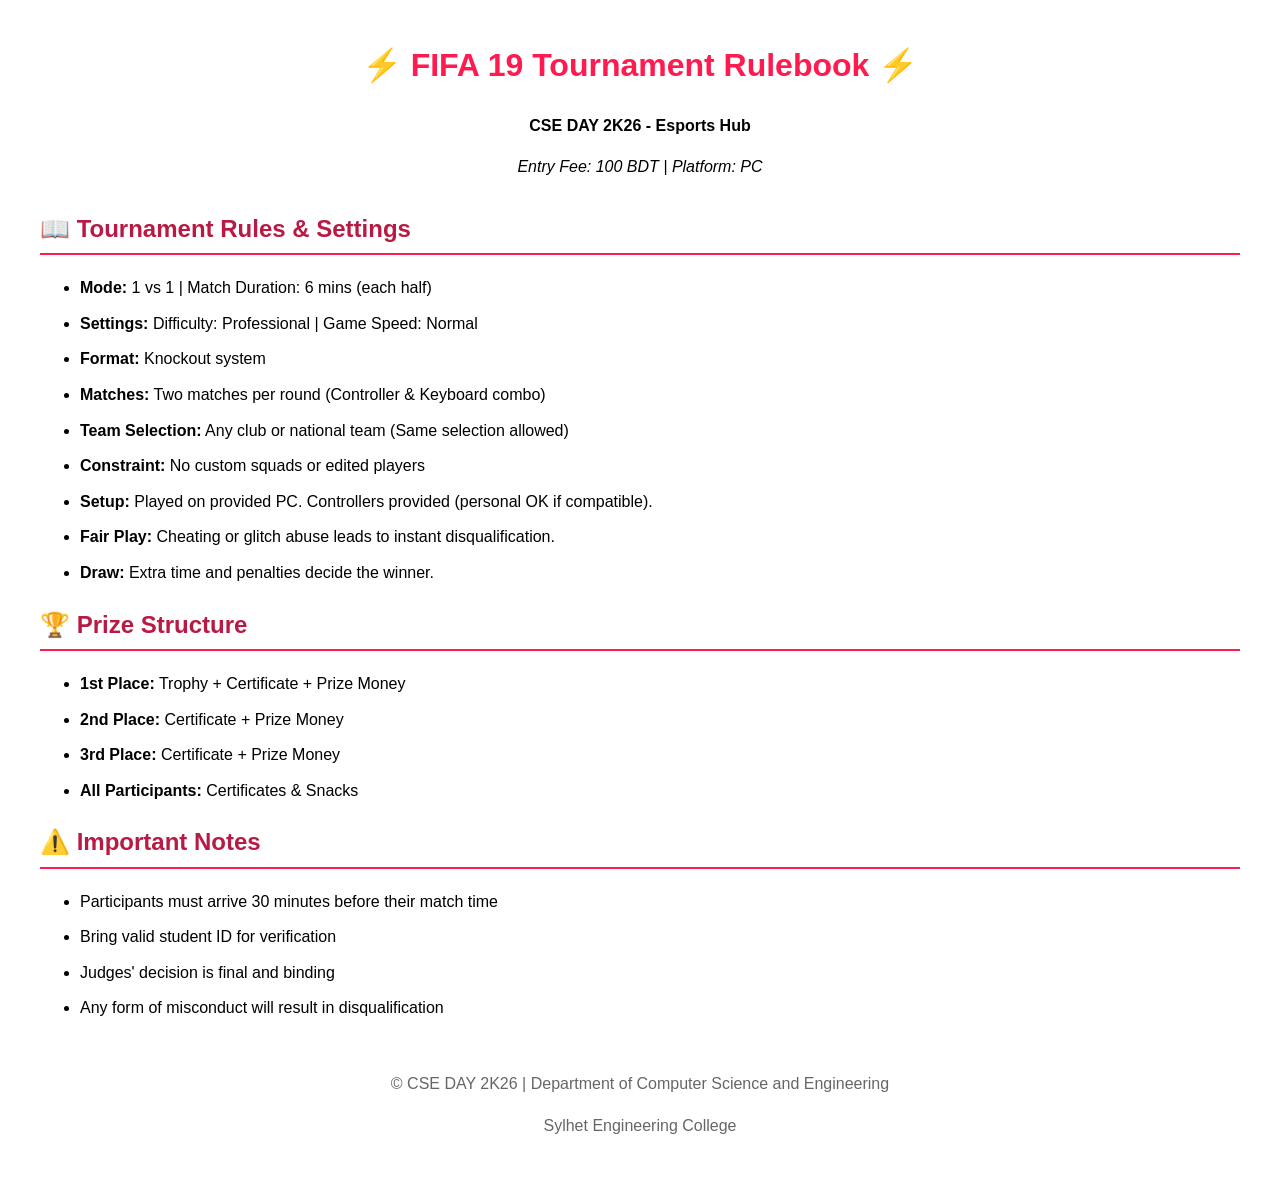
<file: rulebooks/FIFA19_Rulebook.html>
<!DOCTYPE html>
<html>
<head>
    <title>FIFA 19 Rulebook - CSE DAY 2K26</title>
    <style>
        body { font-family: Arial, sans-serif; margin: 40px; line-height: 1.6; }
        h1 { color: #ff1a4f; text-align: center; }
        h2 { color: #b81a44; border-bottom: 2px solid #ff1a4f; padding-bottom: 5px; }
        .header { text-align: center; margin-bottom: 30px; }
        .rules { margin: 20px 0; }
        .rules li { margin: 10px 0; }
        .footer { margin-top: 50px; text-align: center; color: #666; }
    </style>
</head>
<body>
    <div class="header">
        <h1>⚡ FIFA 19 Tournament Rulebook ⚡</h1>
        <p><strong>CSE DAY 2K26 - Esports Hub</strong></p>
        <p><em>Entry Fee: 100 BDT | Platform: PC</em></p>
    </div>

    <h2>📖 Tournament Rules & Settings</h2>
    <div class="rules">
        <ul>
            <li><strong>Mode:</strong> 1 vs 1 | Match Duration: 6 mins (each half)</li>
            <li><strong>Settings:</strong> Difficulty: Professional | Game Speed: Normal</li>
            <li><strong>Format:</strong> Knockout system</li>
            <li><strong>Matches:</strong> Two matches per round (Controller & Keyboard combo)</li>
            <li><strong>Team Selection:</strong> Any club or national team (Same selection allowed)</li>
            <li><strong>Constraint:</strong> No custom squads or edited players</li>
            <li><strong>Setup:</strong> Played on provided PC. Controllers provided (personal OK if compatible).</li>
            <li><strong>Fair Play:</strong> Cheating or glitch abuse leads to instant disqualification.</li>
            <li><strong>Draw:</strong> Extra time and penalties decide the winner.</li>
        </ul>
    </div>

    <h2>🏆 Prize Structure</h2>
    <div class="rules">
        <ul>
            <li><strong>1st Place:</strong> Trophy + Certificate + Prize Money</li>
            <li><strong>2nd Place:</strong> Certificate + Prize Money</li>
            <li><strong>3rd Place:</strong> Certificate + Prize Money</li>
            <li><strong>All Participants:</strong> Certificates & Snacks</li>
        </ul>
    </div>

    <h2>⚠️ Important Notes</h2>
    <div class="rules">
        <ul>
            <li>Participants must arrive 30 minutes before their match time</li>
            <li>Bring valid student ID for verification</li>
            <li>Judges' decision is final and binding</li>
            <li>Any form of misconduct will result in disqualification</li>
        </ul>
    </div>

    <div class="footer">
        <p>© CSE DAY 2K26 | Department of Computer Science and Engineering</p>
        <p>Sylhet Engineering College</p>
    </div>
</body>
</html>
</file>
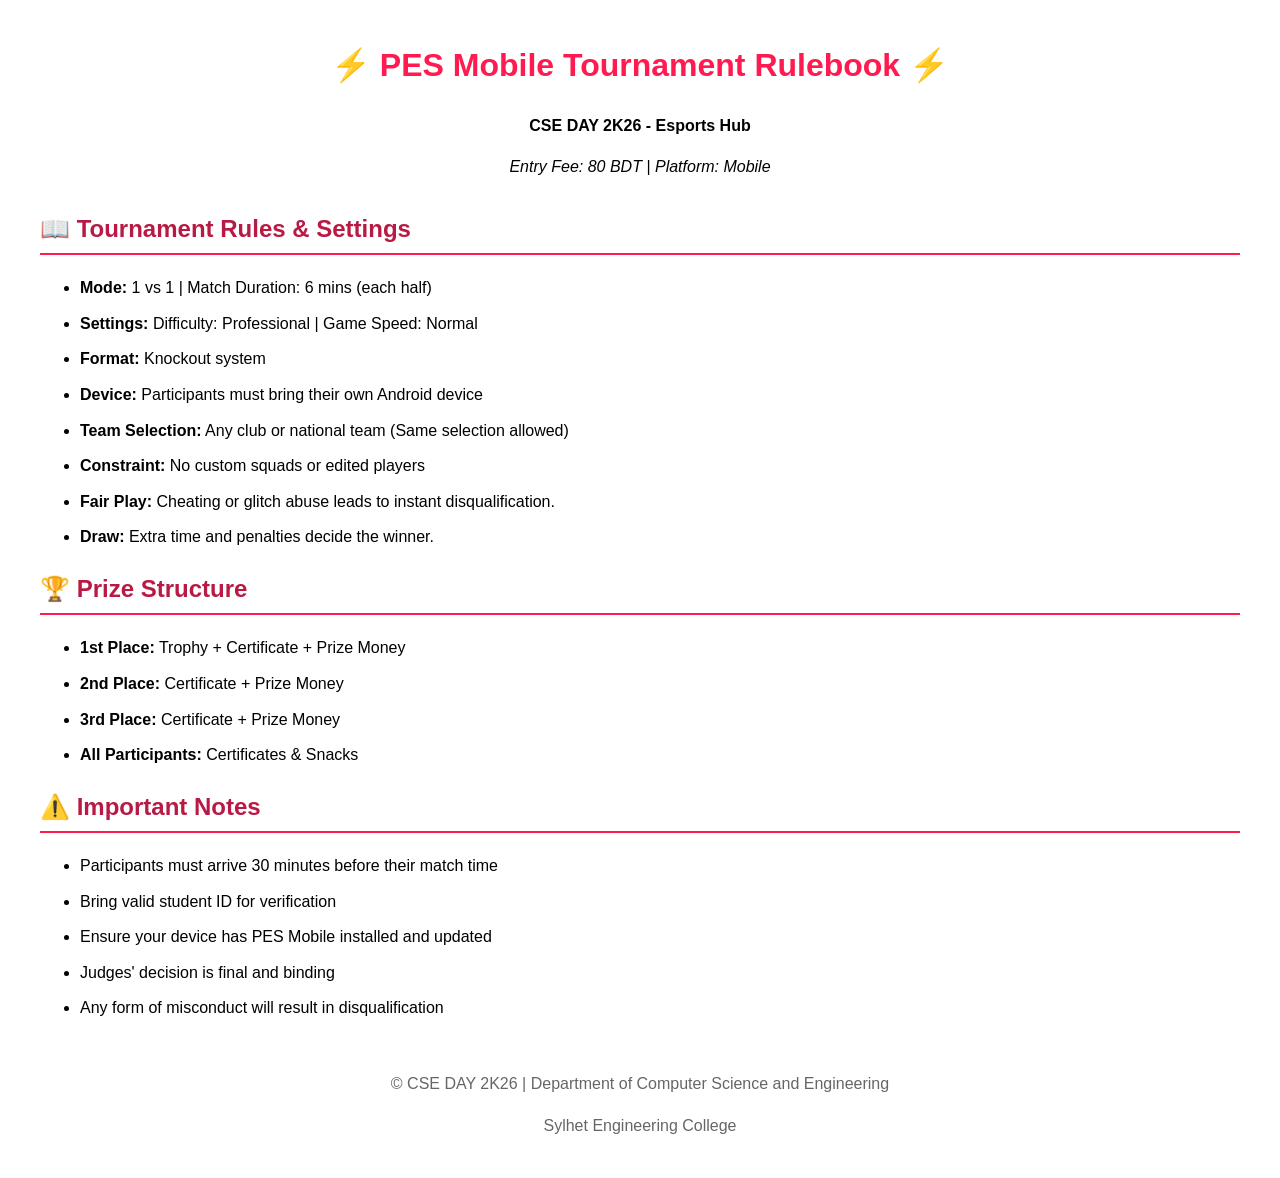
<file: rulebooks/PESMobile_Rulebook.html>
<!DOCTYPE html>
<html>
<head>
    <title>PES Mobile Rulebook - CSE DAY 2K26</title>
    <style>
        body { font-family: Arial, sans-serif; margin: 40px; line-height: 1.6; }
        h1 { color: #ff1a4f; text-align: center; }
        h2 { color: #b81a44; border-bottom: 2px solid #ff1a4f; padding-bottom: 5px; }
        .header { text-align: center; margin-bottom: 30px; }
        .rules { margin: 20px 0; }
        .rules li { margin: 10px 0; }
        .footer { margin-top: 50px; text-align: center; color: #666; }
    </style>
</head>
<body>
    <div class="header">
        <h1>⚡ PES Mobile Tournament Rulebook ⚡</h1>
        <p><strong>CSE DAY 2K26 - Esports Hub</strong></p>
        <p><em>Entry Fee: 80 BDT | Platform: Mobile</em></p>
    </div>

    <h2>📖 Tournament Rules & Settings</h2>
    <div class="rules">
        <ul>
            <li><strong>Mode:</strong> 1 vs 1 | Match Duration: 6 mins (each half)</li>
            <li><strong>Settings:</strong> Difficulty: Professional | Game Speed: Normal</li>
            <li><strong>Format:</strong> Knockout system</li>
            <li><strong>Device:</strong> Participants must bring their own Android device</li>
            <li><strong>Team Selection:</strong> Any club or national team (Same selection allowed)</li>
            <li><strong>Constraint:</strong> No custom squads or edited players</li>
            <li><strong>Fair Play:</strong> Cheating or glitch abuse leads to instant disqualification.</li>
            <li><strong>Draw:</strong> Extra time and penalties decide the winner.</li>
        </ul>
    </div>

    <h2>🏆 Prize Structure</h2>
    <div class="rules">
        <ul>
            <li><strong>1st Place:</strong> Trophy + Certificate + Prize Money</li>
            <li><strong>2nd Place:</strong> Certificate + Prize Money</li>
            <li><strong>3rd Place:</strong> Certificate + Prize Money</li>
            <li><strong>All Participants:</strong> Certificates & Snacks</li>
        </ul>
    </div>

    <h2>⚠️ Important Notes</h2>
    <div class="rules">
        <ul>
            <li>Participants must arrive 30 minutes before their match time</li>
            <li>Bring valid student ID for verification</li>
            <li>Ensure your device has PES Mobile installed and updated</li>
            <li>Judges' decision is final and binding</li>
            <li>Any form of misconduct will result in disqualification</li>
        </ul>
    </div>

    <div class="footer">
        <p>© CSE DAY 2K26 | Department of Computer Science and Engineering</p>
        <p>Sylhet Engineering College</p>
    </div>
</body>
</html>
</file>
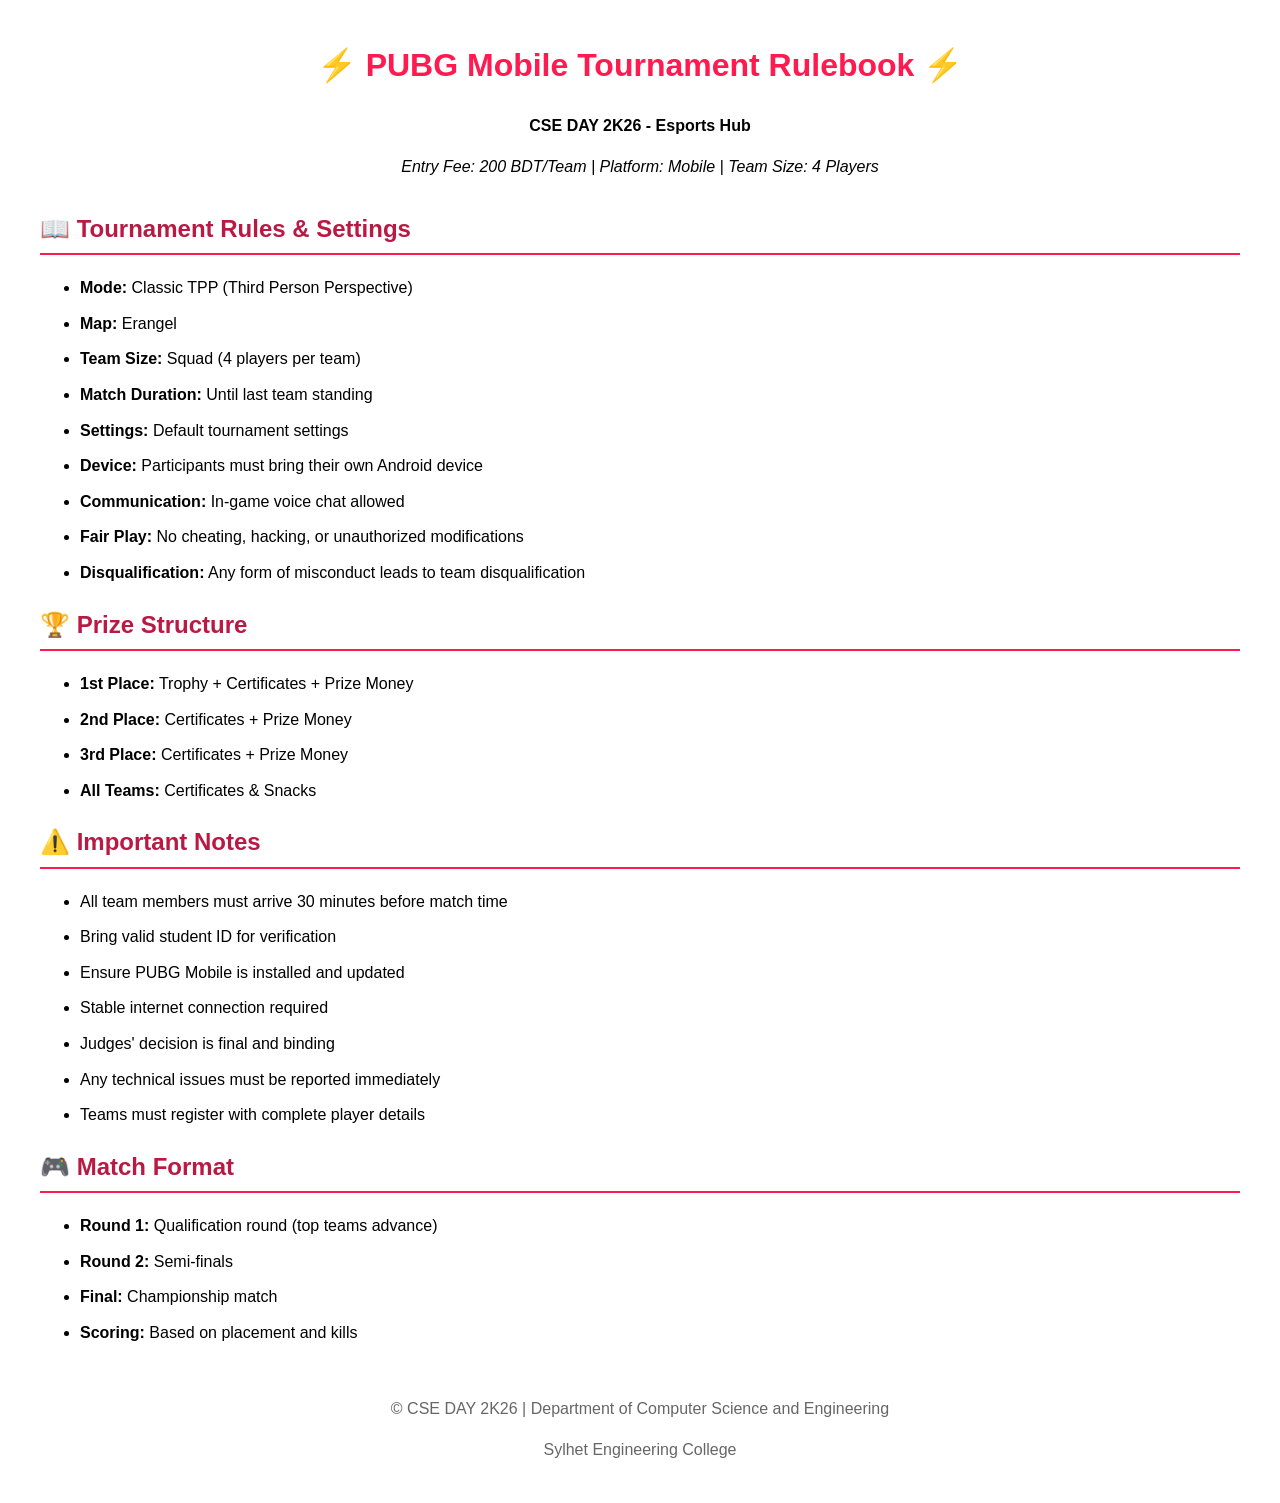
<file: rulebooks/PUBGMobile_Rulebook.html>
<!DOCTYPE html>
<html>
<head>
    <title>PUBG Mobile Rulebook - CSE DAY 2K26</title>
    <style>
        body { font-family: Arial, sans-serif; margin: 40px; line-height: 1.6; }
        h1 { color: #ff1a4f; text-align: center; }
        h2 { color: #b81a44; border-bottom: 2px solid #ff1a4f; padding-bottom: 5px; }
        .header { text-align: center; margin-bottom: 30px; }
        .rules { margin: 20px 0; }
        .rules li { margin: 10px 0; }
        .footer { margin-top: 50px; text-align: center; color: #666; }
    </style>
</head>
<body>
    <div class="header">
        <h1>⚡ PUBG Mobile Tournament Rulebook ⚡</h1>
        <p><strong>CSE DAY 2K26 - Esports Hub</strong></p>
        <p><em>Entry Fee: 200 BDT/Team | Platform: Mobile | Team Size: 4 Players</em></p>
    </div>

    <h2>📖 Tournament Rules & Settings</h2>
    <div class="rules">
        <ul>
            <li><strong>Mode:</strong> Classic TPP (Third Person Perspective)</li>
            <li><strong>Map:</strong> Erangel</li>
            <li><strong>Team Size:</strong> Squad (4 players per team)</li>
            <li><strong>Match Duration:</strong> Until last team standing</li>
            <li><strong>Settings:</strong> Default tournament settings</li>
            <li><strong>Device:</strong> Participants must bring their own Android device</li>
            <li><strong>Communication:</strong> In-game voice chat allowed</li>
            <li><strong>Fair Play:</strong> No cheating, hacking, or unauthorized modifications</li>
            <li><strong>Disqualification:</strong> Any form of misconduct leads to team disqualification</li>
        </ul>
    </div>

    <h2>🏆 Prize Structure</h2>
    <div class="rules">
        <ul>
            <li><strong>1st Place:</strong> Trophy + Certificates + Prize Money</li>
            <li><strong>2nd Place:</strong> Certificates + Prize Money</li>
            <li><strong>3rd Place:</strong> Certificates + Prize Money</li>
            <li><strong>All Teams:</strong> Certificates & Snacks</li>
        </ul>
    </div>

    <h2>⚠️ Important Notes</h2>
    <div class="rules">
        <ul>
            <li>All team members must arrive 30 minutes before match time</li>
            <li>Bring valid student ID for verification</li>
            <li>Ensure PUBG Mobile is installed and updated</li>
            <li>Stable internet connection required</li>
            <li>Judges' decision is final and binding</li>
            <li>Any technical issues must be reported immediately</li>
            <li>Teams must register with complete player details</li>
        </ul>
    </div>

    <h2>🎮 Match Format</h2>
    <div class="rules">
        <ul>
            <li><strong>Round 1:</strong> Qualification round (top teams advance)</li>
            <li><strong>Round 2:</strong> Semi-finals</li>
            <li><strong>Final:</strong> Championship match</li>
            <li><strong>Scoring:</strong> Based on placement and kills</li>
        </ul>
    </div>

    <div class="footer">
        <p>© CSE DAY 2K26 | Department of Computer Science and Engineering</p>
        <p>Sylhet Engineering College</p>
    </div>
</body>
</html>
</file>
<file: style.css>
html, body {
  width: 100%;
  overflow-x: hidden;
  position: relative;
  background-color: #0d0614;
}

body {
  margin: 0;
  padding: 0;
  color: #f0e6f0;
  font-family: 'Playfair Display', serif;
  line-height: 1.6;
  background-image: 
    radial-gradient(circle at 15% 50%, rgba(60, 10, 30, 0.4), transparent 50%),
    radial-gradient(circle at 85% 30%, rgba(20, 10, 50, 0.4), transparent 50%);
  background-attachment: fixed;
}

/* Animated Stars Background */
.stars {
  position: fixed;
  top: 0;
  left: 0;
  width: 100%;
  height: 100%;
  pointer-events: none;
  z-index: 0;
  background: radial-gradient(circle at center, #0a0510 0%, #050208 100%);
}
.star {
  position: absolute;
  background: white;
  border-radius: 50%;
  opacity: 0;
  animation: twinkle var(--duration, 3s) infinite alternate;
  box-shadow: 0 0 10px rgba(255, 255, 255, 0.8);
}
@keyframes twinkle {
  0% { opacity: 0.1; transform: scale(0.8);}
  100% { opacity: 0.8; transform: scale(1.2);}
}

/* Floating particles (magical dust) */
.particle {
  position: fixed;
  pointer-events: none;
  background: radial-gradient(circle, #ffb3c6, transparent);
  border-radius: 50%;
  filter: blur(3px);
  animation: floatParticle 8s infinite ease-in-out;
  z-index: 0;
  box-shadow: 0 0 15px #ff3366;
}
@keyframes floatParticle {
  0% { transform: translateY(0) translateX(0) scale(1); opacity: 0;}
  50% { opacity: 0.5; transform: translateY(-40px) translateX(30px) scale(1.3);}
  100% { transform: translateY(-80px) translateX(-15px) scale(0.7); opacity: 0;}
}

/* Main content wrapper with overflow clipping for particles and broom */
.main-wrapper {
  position: relative;
  z-index: 2;
  min-height: 100vh;
  display: flex;
  flex-direction: column;
  overflow: hidden; 
  width: 100%;
}
main {
  flex: 1;
}

/* Growing aura behind hero */
.hero-aura {
  position: absolute;
  top: 40%;
  left: 50%;
  transform: translate(-50%, -50%);
  width: 80%;
  height: 500px;
  background: radial-gradient(ellipse, rgba(138, 20, 60, 0.25), transparent 70%);
  filter: blur(80px);
  pointer-events: none;
  z-index: 0;
}

/* Navbar */
.navbar {
  position: sticky;
  top: 0;
  z-index: 100;
  background: rgba(13, 6, 20, 0.7);
  backdrop-filter: blur(16px);
  -webkit-backdrop-filter: blur(16px);
  border-bottom: none;
  padding: 1rem 2rem;
  box-shadow: none;
}
.nav-container {
  max-width: 1400px;
  margin: 0 auto;
  display: flex;
  justify-content: space-between;
  align-items: center;
}
.nav-logo {
  display: flex;
  align-items: center;
  gap: 15px;
  text-decoration: none;
}
.logo-img {
  height: 50px;
  width: auto;
  border-radius: 50%;
  border: 2px solid #b81a44;
  box-shadow: 0 0 15px rgba(184, 26, 68, 0.4);
  background: #000;
  transition: transform 0.3s ease;
}
.nav-logo:hover .logo-img {
  transform: rotate(5deg) scale(1.05);
}
.logo-text {
  font-family: 'Cinzel', serif;
  font-weight: 800;
  font-size: 1.4rem;
  background: linear-gradient(135deg, #ffffff, #ff1a4f);
  -webkit-background-clip: text;
  background-clip: text;
  color: transparent;
  letter-spacing: 1px;
  text-transform: uppercase;
}
.nav-menu {
  display: flex;
  gap: 2.5rem;
  list-style: none;
}
.nav-link {
  text-decoration: none;
  color: #e0d0e0;
  font-weight: 500;
  font-family: 'Cinzel', serif;
  transition: all 0.3s cubic-bezier(0.25, 0.46, 0.45, 0.94);
  font-size: 1.05rem;
  letter-spacing: 1px;
  position: relative;
  padding: 0.5rem 0;
}
.nav-link::after {
  content: '';
  position: absolute;
  width: 0;
  height: 2px;
  bottom: 0;
  left: 50%;
  background: linear-gradient(90deg, transparent, #ff1a4f, transparent);
  transition: width 0.3s ease, left 0.3s ease;
  box-shadow: 0 0 8px rgba(255, 26, 79, 0.6);
}
.nav-link:hover::after, .nav-link.active::after {
  width: 100%;
  left: 0;
}
.nav-link:hover, .nav-link.active {
  color: #ff1a4f;
  text-shadow: 0 0 10px rgba(255, 26, 79, 0.5);
}
.hamburger {
  display: none;
  flex-direction: column;
  cursor: pointer;
  z-index: 2001;
}
.hamburger span {
  width: 30px;
  height: 3px;
  background: #ff1a4f;
  margin: 4px;
  border-radius: 3px;
  transition: 0.4s;
  box-shadow: 0 0 5px rgba(255, 26, 79, 0.5);
}

/* Natural Magical Floating Broom (Restored & Enhanced) */
.broomstick {
  position: fixed; /* Fixed so it follows scroll magically */
  width: 160px;
  height: auto;
  z-index: 500; /* Keep above content but below mobile nav */
  filter: drop-shadow(0 0 15px rgba(255, 26, 79, 0.6));
  pointer-events: none;
  opacity: 1;
}

.static-broom {
  width: 120px;
  transform: rotate(45deg) scaleX(-1);
  opacity: 0.7;
  z-index: 500;
}

@keyframes randomFlight1 {
  0% { top: 10%; left: -300px; transform: rotate(-20deg); }
  50% { transform: rotate(10deg); }
  100% { top: 30%; left: 110%; transform: rotate(-20deg); }
}

@keyframes randomFlight2 {
  0% { top: 60%; left: -300px; transform: rotate(20deg); }
  50% { transform: rotate(-10deg); }
  100% { top: 20%; left: 110%; transform: rotate(20deg); }
}

@keyframes randomFlight3 {
  0% { bottom: 20%; left: -300px; transform: rotate(-15deg); }
  50% { transform: rotate(15deg); }
  100% { bottom: 50%; left: 110%; transform: rotate(-15deg); }
}

@keyframes randomFlight4 {
  0% { top: 40%; left: -300px; transform: rotate(25deg); }
  50% { transform: rotate(-5deg); }
  100% { top: 60%; left: 110%; transform: rotate(25deg); }
}

@keyframes staticFlight1 {
  0% { bottom: 10%; right: -300px; transform: rotate(45deg) scaleX(-1); }
  50% { transform: rotate(35deg) scaleX(-1); }
  100% { bottom: 40%; right: 110%; transform: rotate(45deg) scaleX(-1); }
}

@keyframes staticFlight2 {
  0% { top: 70%; right: -300px; transform: rotate(-30deg) scaleX(-1); }
  50% { transform: rotate(-20deg) scaleX(-1); }
  100% { top: 30%; right: 110%; transform: rotate(-30deg) scaleX(-1); }
}

@keyframes staticFlight3 {
  0% { bottom: 60%; right: -300px; transform: rotate(60deg) scaleX(-1); }
  50% { transform: rotate(50deg) scaleX(-1); }
  100% { bottom: 20%; right: 110%; transform: rotate(60deg) scaleX(-1); }
}

@keyframes staticFlight4 {
  0% { top: 20%; right: -300px; transform: rotate(-45deg) scaleX(-1); }
  50% { transform: rotate(-35deg) scaleX(-1); }
  100% { top: 50%; right: 110%; transform: rotate(-45deg) scaleX(-1); }
}

/* Permanent Magic Float for All Cards */
@keyframes magicFloat {
  0%, 100% { transform: translateY(0) rotate(0deg); }
  25% { transform: translateY(-12px) rotate(-1.5deg); }
  75% { transform: translateY(8px) rotate(1.5deg); }
}

.floating-card, .detail-card {
  animation: magicFloat 8s infinite ease-in-out;
}

/* Scroll Reveal Base Classes */
.reveal {
  opacity: 0;
  transform: translateY(30px);
  transition: all 0.8s cubic-bezier(0.4, 0, 0.2, 1);
}
.reveal.active {
  opacity: 1;
  transform: translateY(0);
}

/* "Live" Event Icon Animations */
.live-icon { display: block; margin-bottom: 1rem; filter: drop-shadow(0 0 12px rgba(255, 26, 79, 0.45)); position:relative; transition: transform 0.3s ease;}

/* Icon: Code Duel (Pulsing) */
.icon-code { animation: techPulse 2.5s infinite alternate ease-in-out; }
@keyframes techPulse { from { transform: scale(1); filter: brightness(1); } to { transform: scale(1.1); filter: brightness(1.3) drop-shadow(0 0 15px #ff1a4f); } }

/* Icon: Gaming (Floating) */
.icon-game { animation: controllerFloat 3.5s infinite ease-in-out; }
@keyframes controllerFloat { 0%, 100% { transform: translateY(0) rotate(-5deg); } 50% { transform: translateY(-15px) rotate(5deg); } }

/* Icon: Sports (Bouncing) */
.icon-sport { animation: sportBlink 2s infinite ease-in-out; }
@keyframes sportBlink { 0%, 100% { transform: scale(1); opacity: 1; } 50% { transform: scale(1.1); opacity: 0.85; } }

/* Icon: Photo (Soft Snap) */
.icon-photo { animation: focusSnap 4s infinite ease-in-out; }
@keyframes focusSnap { 0%, 100% { transform: scale(1); } 90% { transform: scale(1); } 95% { transform: scale(0.9); } }

/* Icon: SHAPA (Heartbeat) */
.icon-love { animation: magicHeartbeat 1.8s infinite cubic-bezier(0.4, 0, 0.6, 1); }
@keyframes magicHeartbeat { 0% { transform: scale(1); } 14% { transform: scale(1.25); } 28% { transform: scale(1); } 42% { transform: scale(1.25); } 70% { transform: scale(1); } }

/* Icon: Cultural (Rhythmic Sway) */
.icon-dance { animation: vibeSway 3s infinite ease-in-out; transform-origin: bottom; }
@keyframes vibeSway { 0%, 100% { transform: rotate(-8deg); } 50% { transform: rotate(8deg); } }

/* Icon: Music (Floating Notes) */
.icon-music { animation: meloFloat 4.5s infinite ease-in-out; }
@keyframes meloFloat { 0%, 100% { transform: translateY(0) scale(1); } 50% { transform: translateY(-12px) scale(1.05); } }

/* Page Generic Hero */
.event-detail-hero {
  text-align: center;
  padding: 4rem 1.5rem 2rem;
  position: relative;
}
.glowing-text {
  font-size: 3.5rem;
  color: #ffffff;
  text-shadow: 0 0 25px rgba(255, 26, 79, 0.6), 0 0 10px rgba(128, 0, 32, 0.8);
  margin-bottom: 0.5rem;
  letter-spacing: 2px;
  text-transform: uppercase;
}
.event-detail-hero p {
  font-size: 1.3rem;
  color: #e6d0dc;
  max-width: 700px;
  margin: 0 auto;
  font-style: italic;
  opacity: 0.9;
}

/* Detailed Cards - Refined for HP Style (Crystal Glass Overhaul) */
.detail-card {
  max-width: 900px;
  margin: 1rem auto 4rem;
  background: rgba(45, 0, 10, 0.25); /* Crystal Subtlety Reverted */
  padding: 3rem;
  border-radius: 24px;
  border: 4px solid #ffffff; /* Premium White Border */
  backdrop-filter: blur(20px);
  -webkit-backdrop-filter: blur(20px);
  box-shadow: 0 15px 45px rgba(0, 0, 0, 0.8), 0 0 20px rgba(184, 26, 68, 0.3);
  transition: all 0.4s cubic-bezier(0.175, 0.885, 0.32, 1.275);
  animation: magicFloat 8s infinite ease-in-out;
}
.detail-card:hover {
  transform: translateY(-12px) scale(1.02);
  box-shadow: 0 25px 60px rgba(0, 0, 0, 0.9), 0 0 50px rgba(255, 26, 79, 0.7);
  border-color: #ff1a4f;
  background: rgba(80, 0, 20, 0.4);
}
.detail-card h2 {
  font-family: 'Cinzel', serif;
  font-size: 2.2rem;
  color: #ffffff;
  border-bottom: 2px solid rgba(255, 255, 255, 0.2);
  padding-bottom: 0.5rem;
  margin-bottom: 1.5rem;
}
.rules-list {
  margin: 0 0 2rem 1.5rem;
}
.rules-list li {
  margin-bottom: 0.8rem;
  font-size: 1.15rem;
  color: #e0d0e0;
  position: relative;
  list-style: none;
}
.rules-list li::before {
  content: '✦';
  color: #ff1a4f;
  position: absolute;
  left: -25px;
  top: 1px;
  font-size: 1rem;
  text-shadow: 0 0 5px rgba(255, 26, 79, 0.6);
}

/* Prize Badges */
.prize-badge {
  background: linear-gradient(135deg, rgba(80, 20, 40, 0.8), rgba(30, 5, 15, 0.9));
  display: inline-flex;
  align-items: center;
  padding: 8px 18px;
  border-radius: 30px;
  margin: 8px 6px;
  font-size: 1.05rem;
  border: 1px solid rgba(184, 26, 68, 0.4);
  box-shadow: 0 4px 15px rgba(0,0,0,0.4);
  color: #fff;
  font-family: 'Cinzel', serif;
  transition: all 0.3s ease;
}
.prize-badge:hover {
  transform: translateY(-3px) scale(1.05);
  border-color: #ff1a4f;
  box-shadow: 0 8px 25px rgba(255, 26, 79, 0.3);
}

/* Generic Button */
.register-btn {
  background: linear-gradient(135deg, #800000, #c42a4c);
  border: 2px solid #ffffff;
  padding: 14px 35px;
  font-size: 1.2rem;
  font-weight: bold;
  border-radius: 50px;
  color: #ffffff;
  cursor: pointer;
  transition: all 0.3s cubic-bezier(0.175, 0.885, 0.32, 1.275);
  font-family: 'Cinzel', serif;
  margin-top: 2rem;
  box-shadow: 0 0 20px rgba(184, 26, 68, 0.4);
  text-transform: uppercase;
  letter-spacing: 1px;
}
.register-btn:hover {
  transform: scale(1.08) translateY(-4px);
  box-shadow: 0 10px 40px rgba(255, 26, 79, 0.8);
  border-color: #ff1a4f;
}

/* Footer Focus */
.footer {
  background: rgba(5, 2, 8, 0.95);
  border-top: 1px solid rgba(184, 26, 68, 0.3);
  text-align: center;
  padding: 2.5rem 1.5rem;
  margin-top: auto;
  backdrop-filter: blur(15px);
}
.magic-separator {
  width: 150px;
  height: 2px;
  background: linear-gradient(90deg, transparent, #ff1a4f, transparent);
  margin: 1.5rem auto;
  box-shadow: 0 0 10px rgba(255, 26, 79, 0.5);
}
/* Mobile Menu Overlay Backdrop */
.nav-overlay {
  position: fixed;
  top: 0;
  left: 0;
  width: 100%;
  height: 100%;
  background: rgba(0, 0, 0, 0.7);
  backdrop-filter: blur(8px);
  z-index: 998;
  opacity: 0;
  visibility: hidden;
  transition: opacity 0.4s ease;
}
.nav-overlay.active {
    opacity: 0.88 !important;
    visibility: visible !important;
    background: rgba(0, 0, 0, 0.35) !important;
    backdrop-filter: none !important;
  }

  .nav-menu a:hover,
  .nav-menu .nav-link:hover {
    color: #ffb7cb !important;
  }

  .close-menu {
    color: #ff5c8a !important;
    text-shadow: 0 0 12px rgba(255, 26, 79, 0.9) !important;
  }
/* ULTIMATE RESPONSIVE REFINEMENT (v3) */
html, body { overflow-x: hidden; width: 100%; position: relative;}
.main-wrapper { overflow: hidden; width: 100%; position: relative;}

.explorer-grid {
  display: grid;
  grid-template-columns: repeat(4, 1fr);
  grid-gap: 2.5rem;
  max-width: 1400px;
  margin: 4rem auto;
  padding: 0 2rem;
}

@media (max-width: 1200px) {
  .explorer-grid { grid-template-columns: repeat(3, 1fr); gap: 2rem; }
}

@media (max-width: 900px) {
  .explorer-grid { grid-template-columns: repeat(2, 1fr); gap: 1.5rem; padding: 0 1.5rem; }
  .glowing-text { font-size: 2.8rem; }
  .navbar { padding: 1rem 1.5rem; }
}

@media (max-width: 768px) {

  .close-menu { 
    display: block;
    position: absolute;
    top: 25px;
    right: 25px;
    font-size: 2.5rem;
    color: #ff1a4f;
    cursor: pointer;
    z-index: 1002;
  }

  .hamburger {
    display: flex;
    z-index: 1003;
  }

  .nav-menu {
    position: fixed;
    top: 0;
    right: -100%;
    width: 300px;
    height: 100vh;

    display: flex;
    flex-direction: column;
    align-items: center;
    justify-content: center;
    gap: 2rem;

    background: rgba(14, 5, 20, 0.98);
    backdrop-filter: blur(20px);

    transition: right 0.3s ease;
    z-index: 1001;
  }

  .nav-menu.active {
    right: 0;
  }

  .nav-menu a {
    font-size: 1.4rem;
    color: white;
  }

}
@media (max-width: 768px) {

  .nav-menu {
    display: none !important;
  }

  .nav-menu.active {
    display: none !important;
  }

  .hamburger {
    display: none !important;
  }

  .nav-overlay {
    display: none !important;
  }

}
</file>
